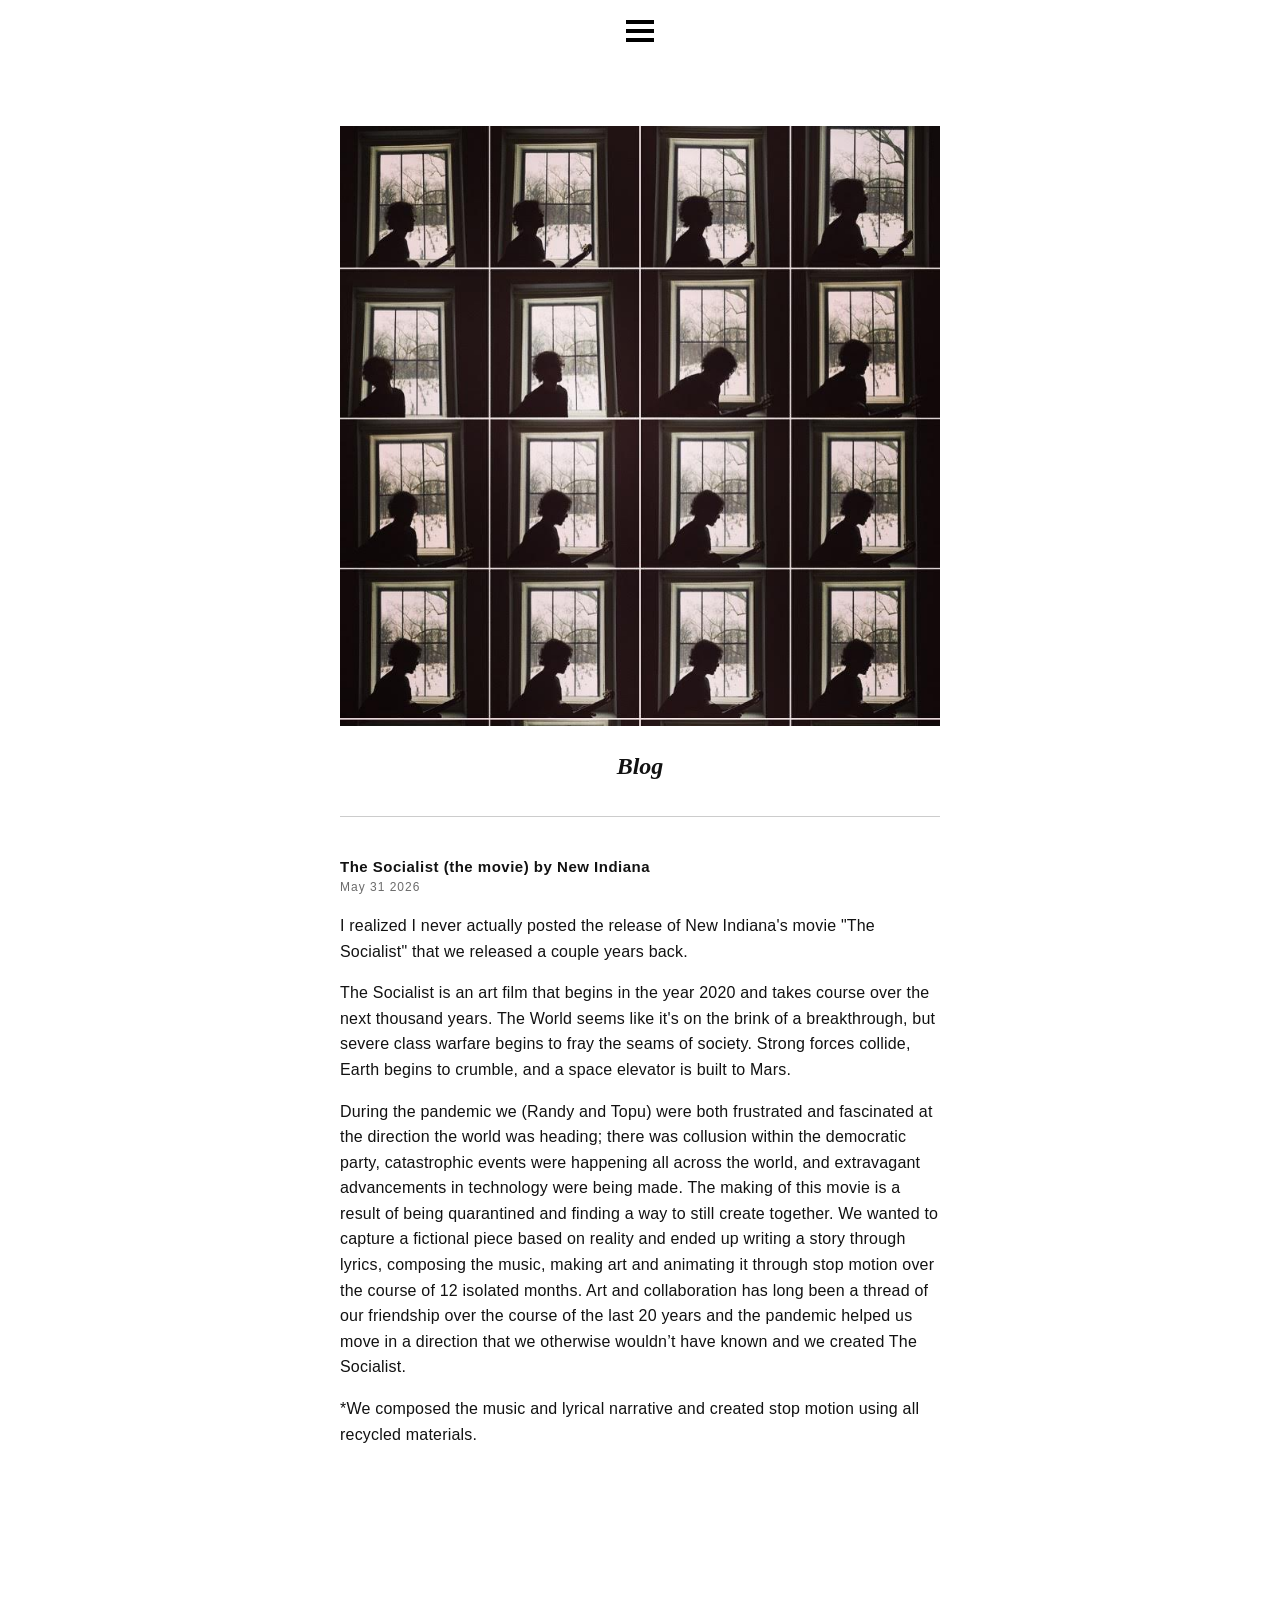
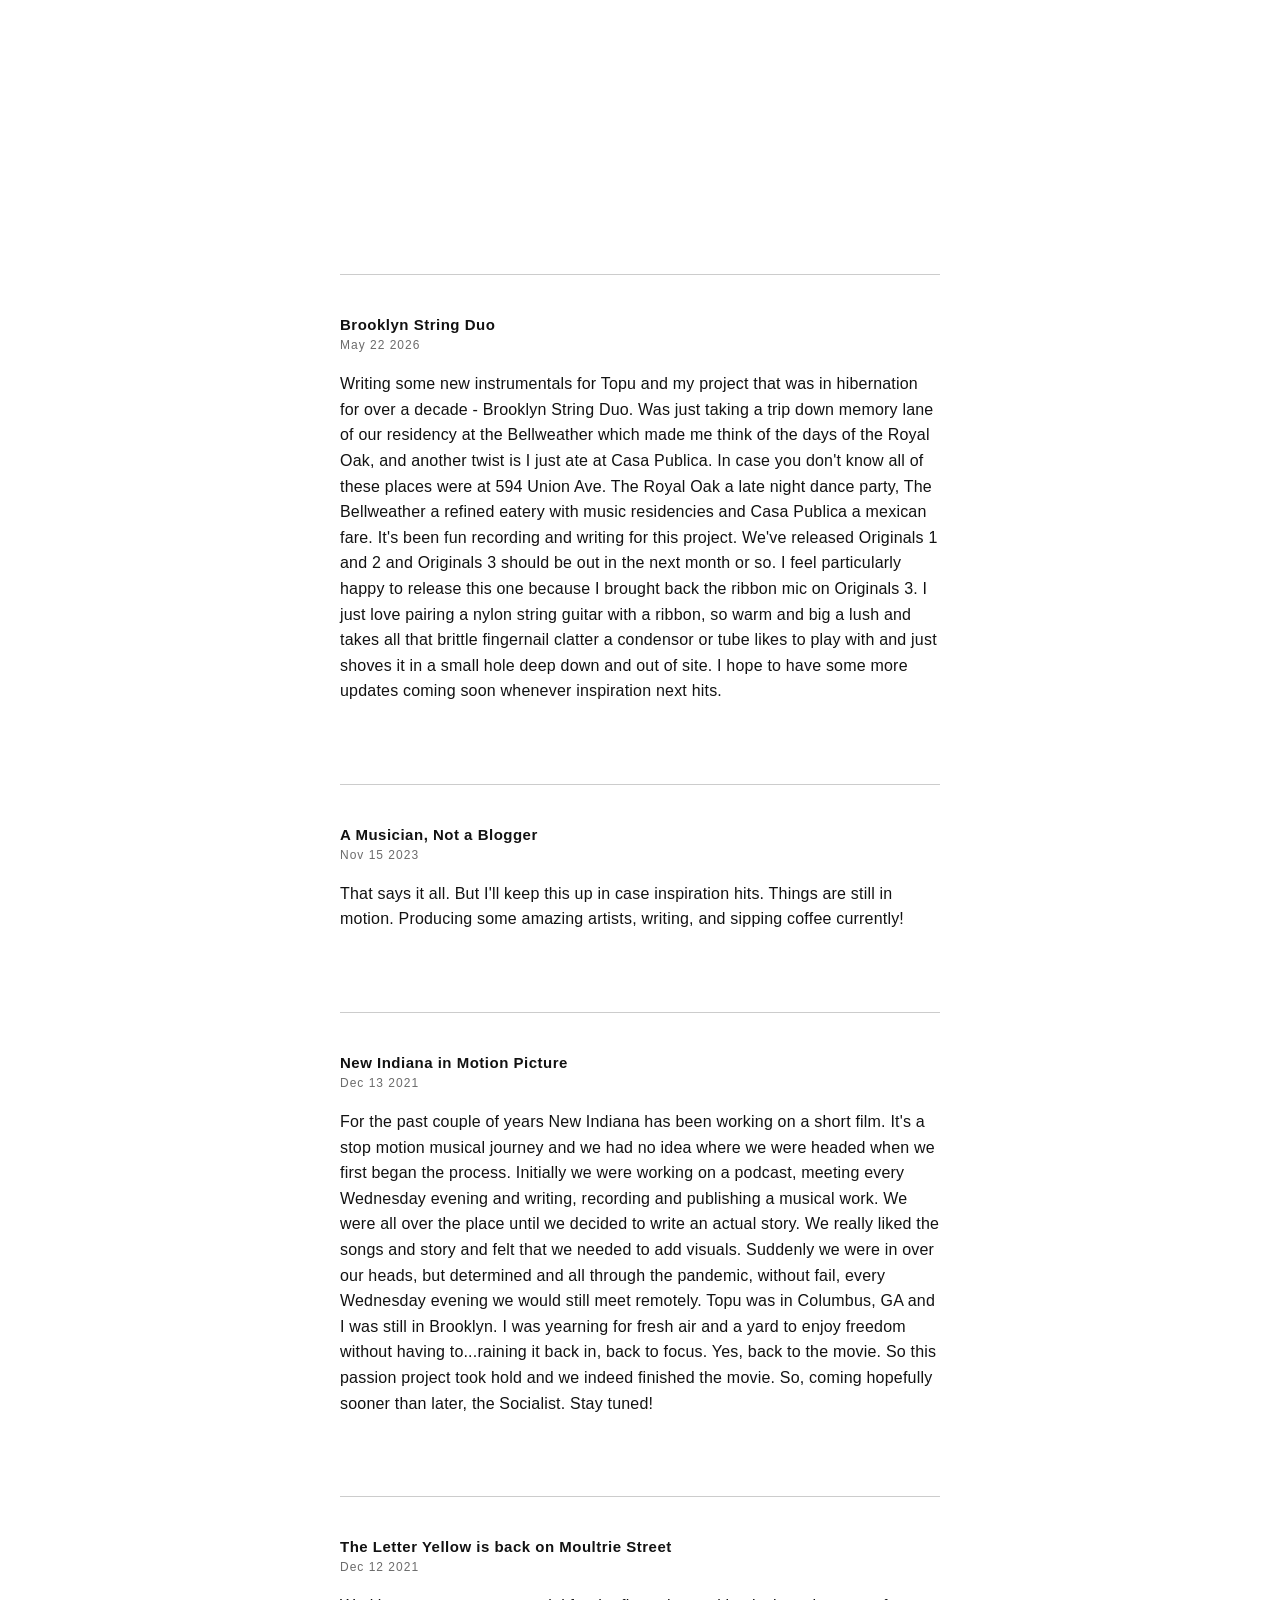
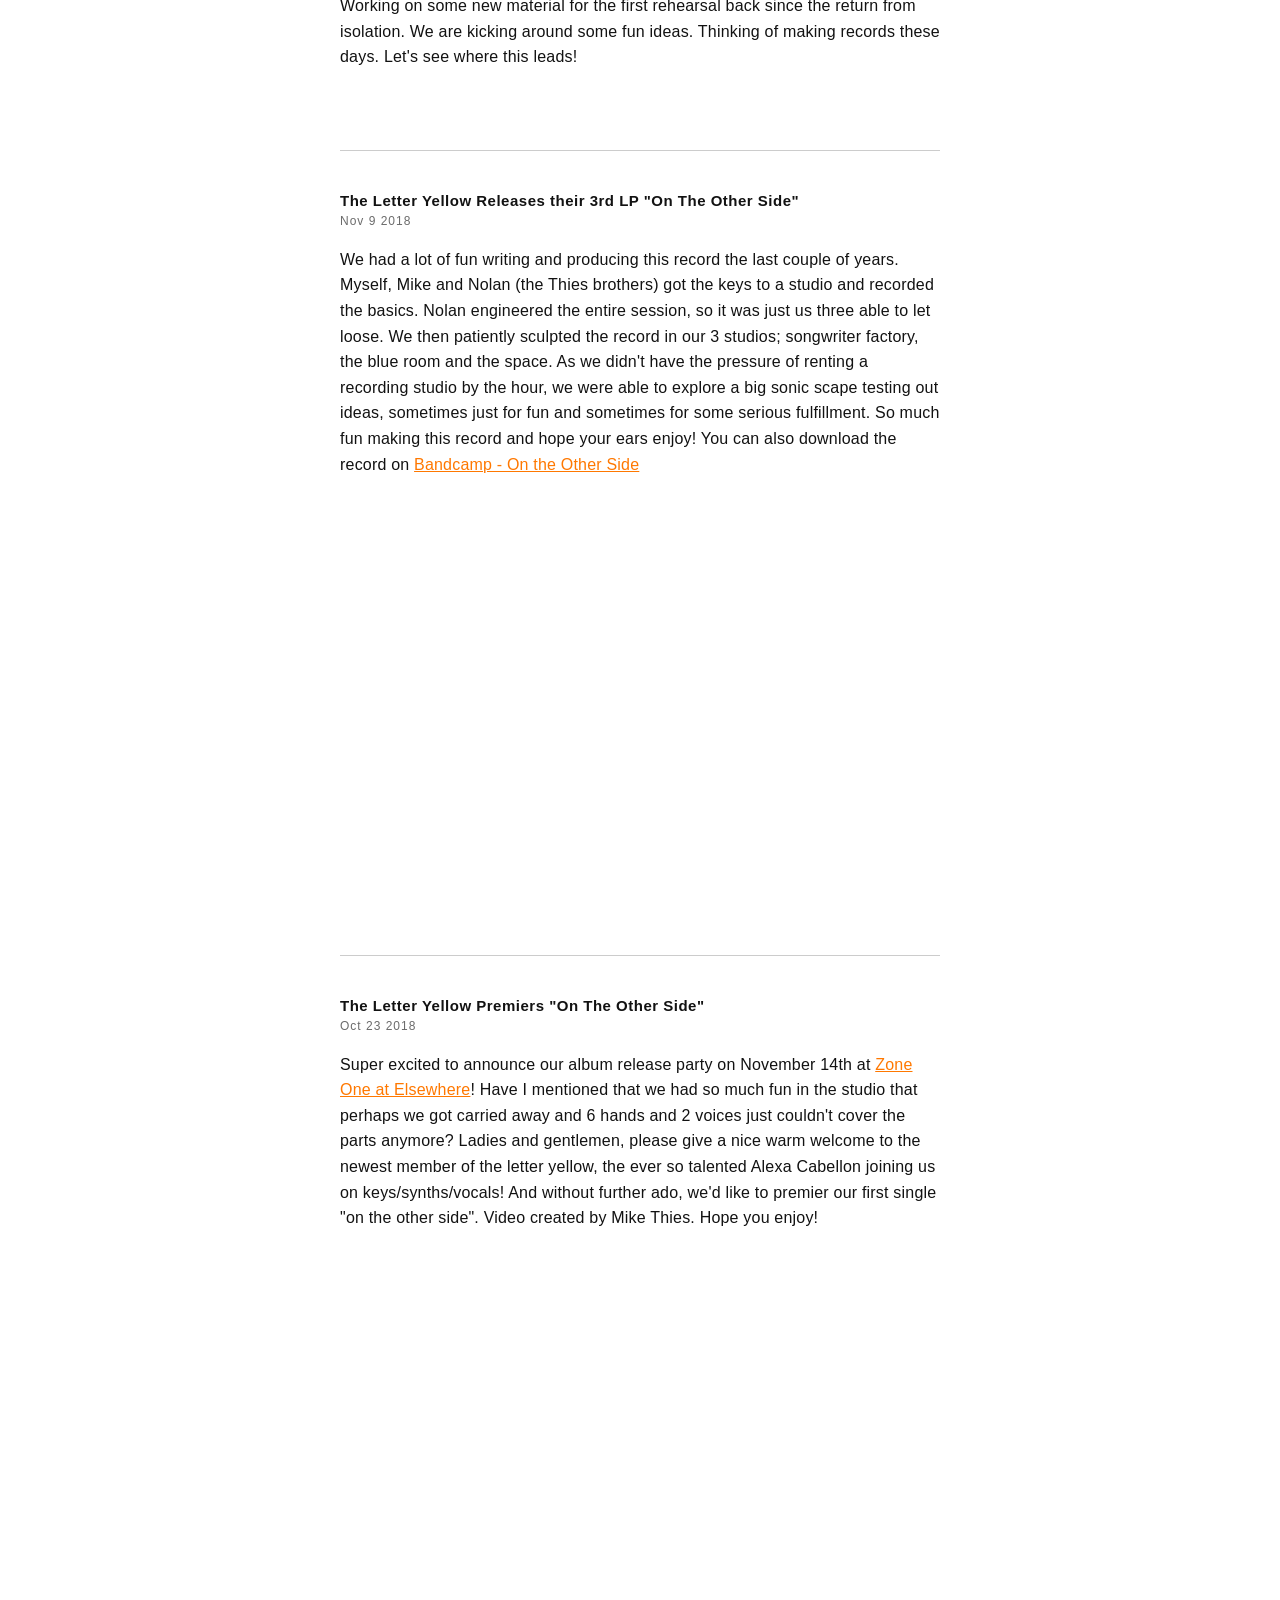
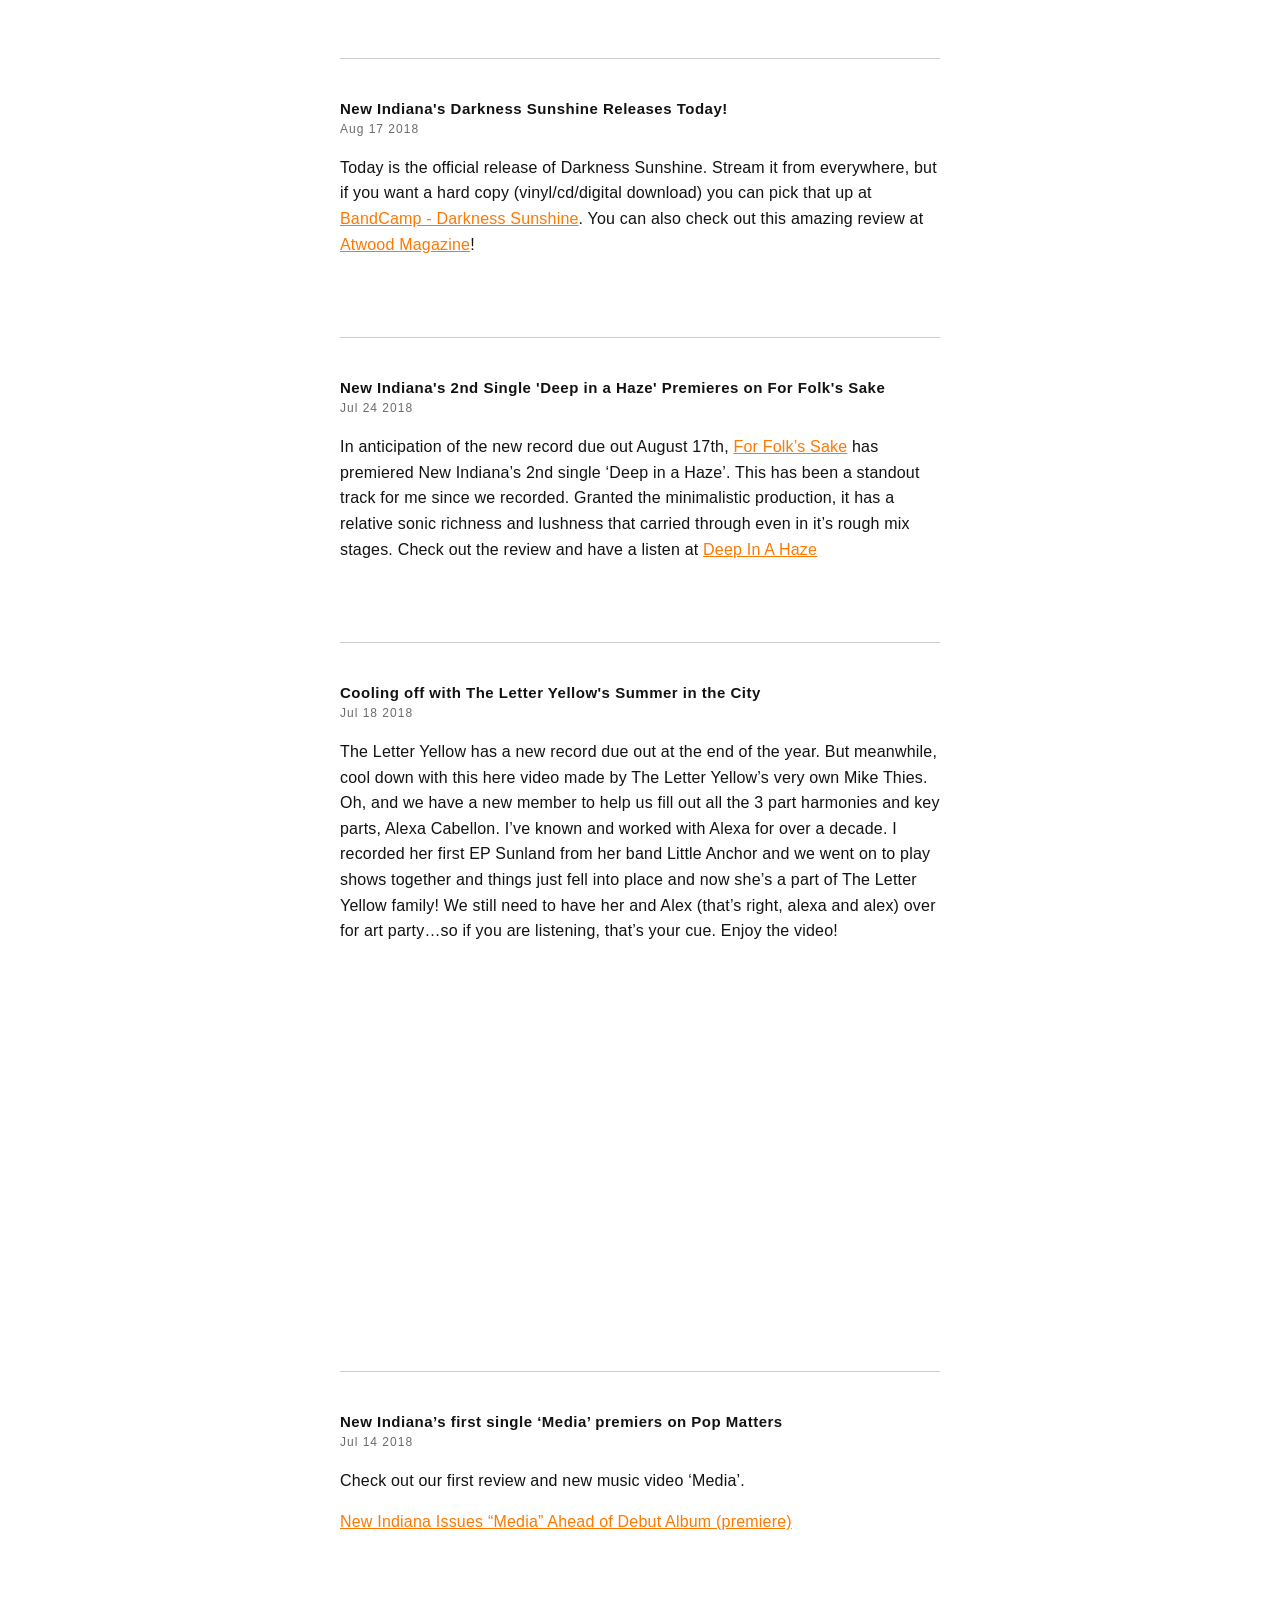
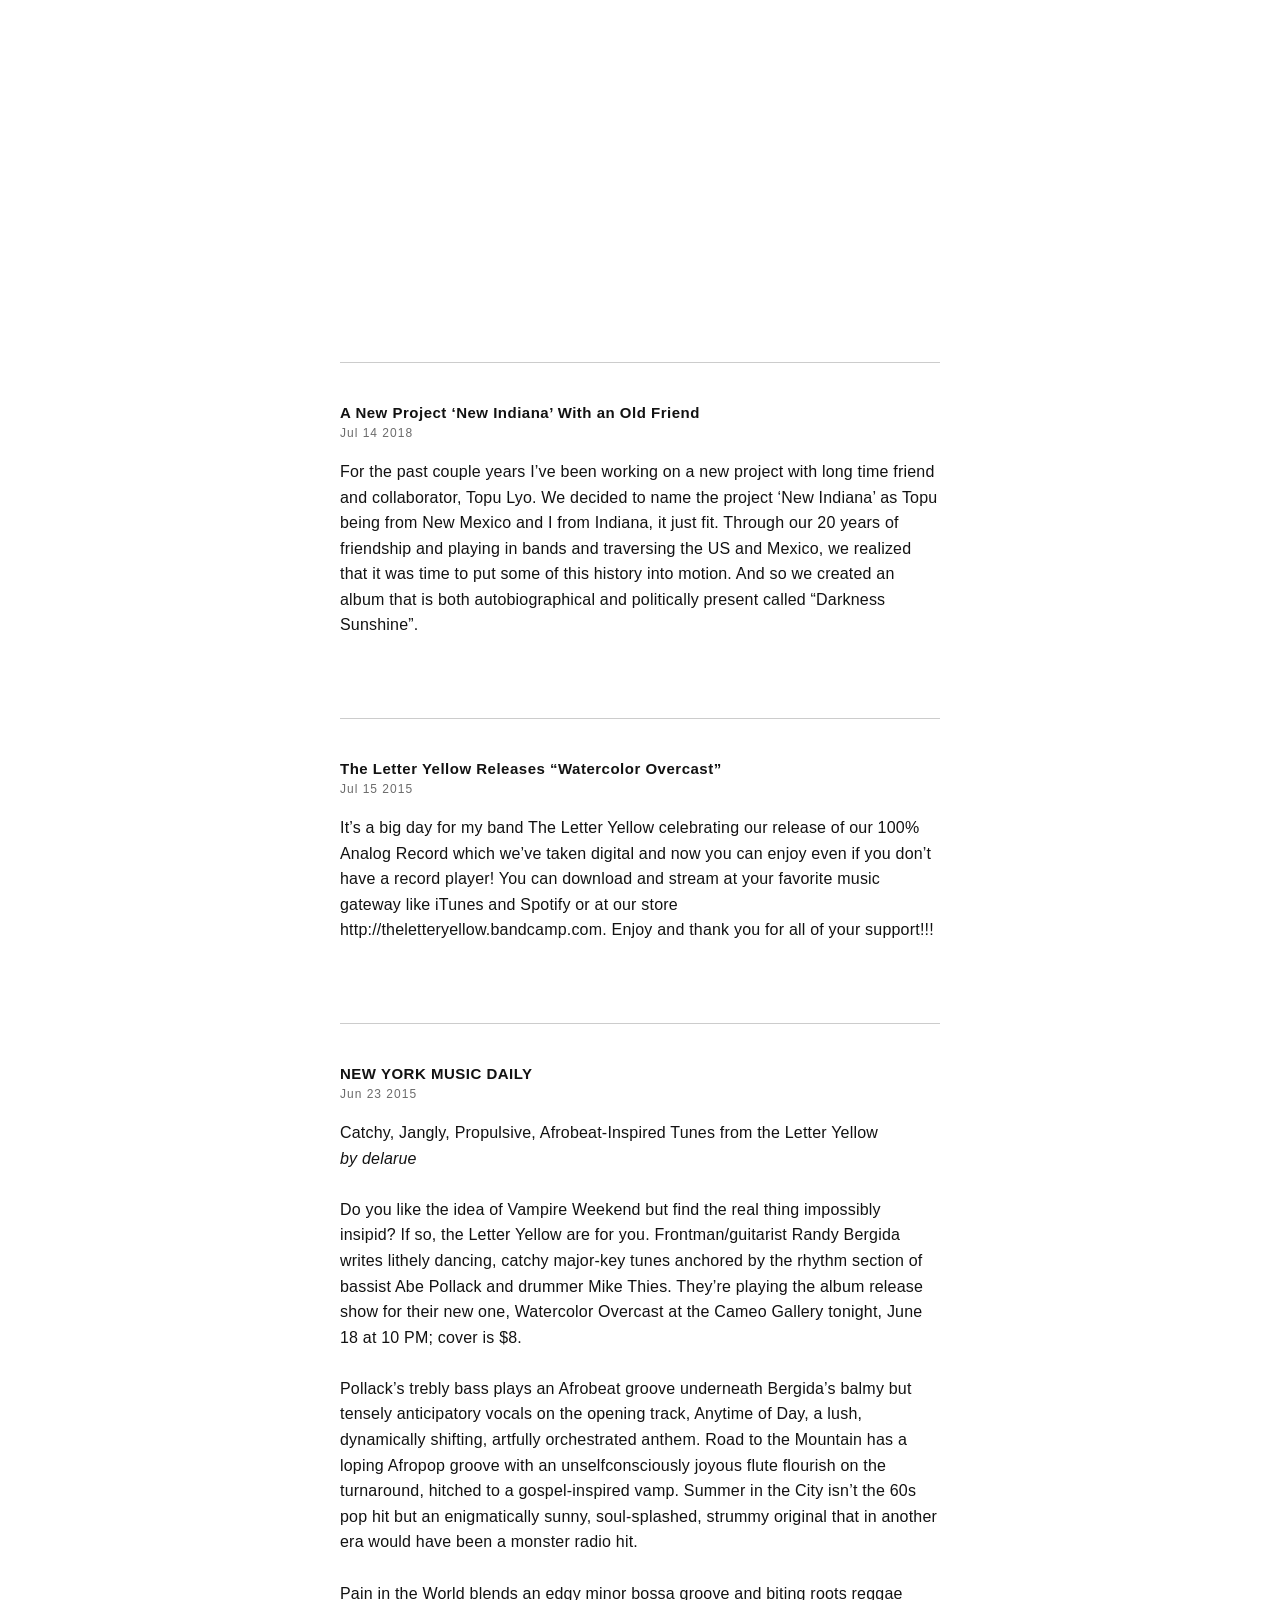
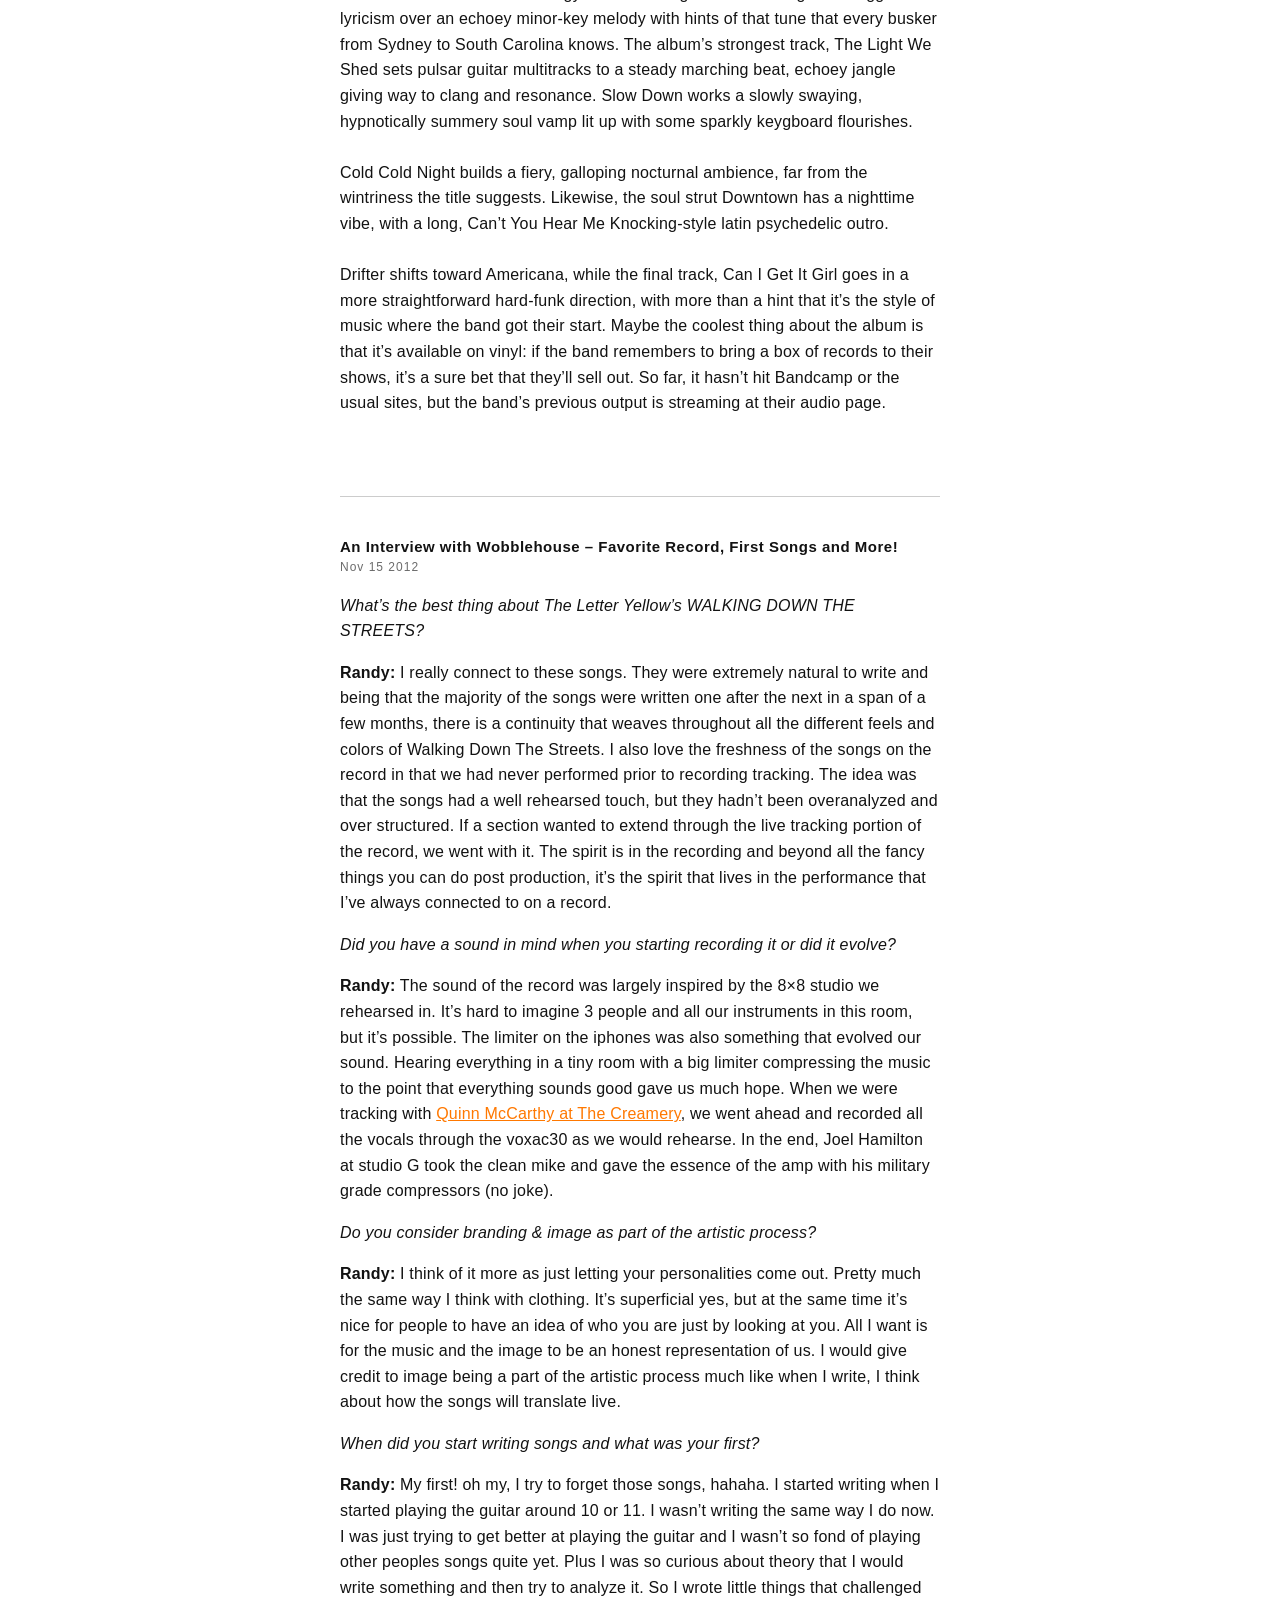
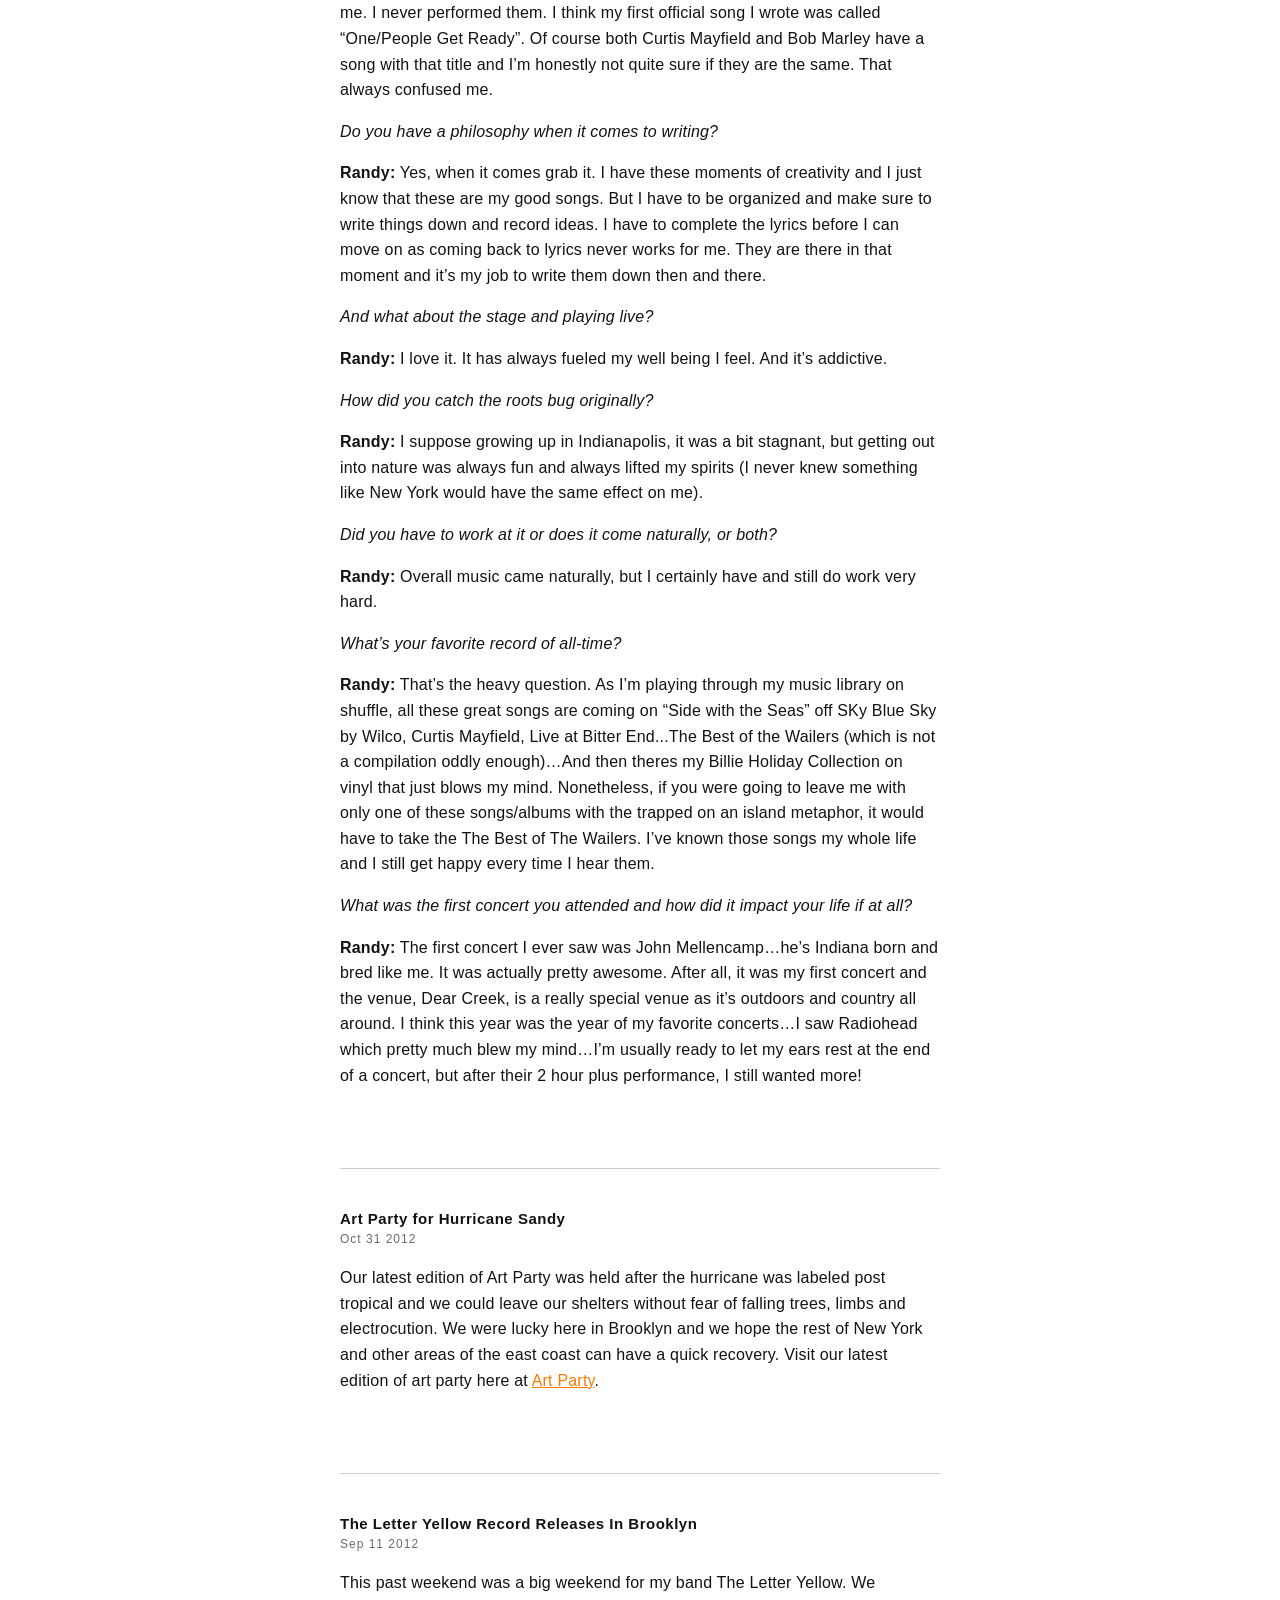
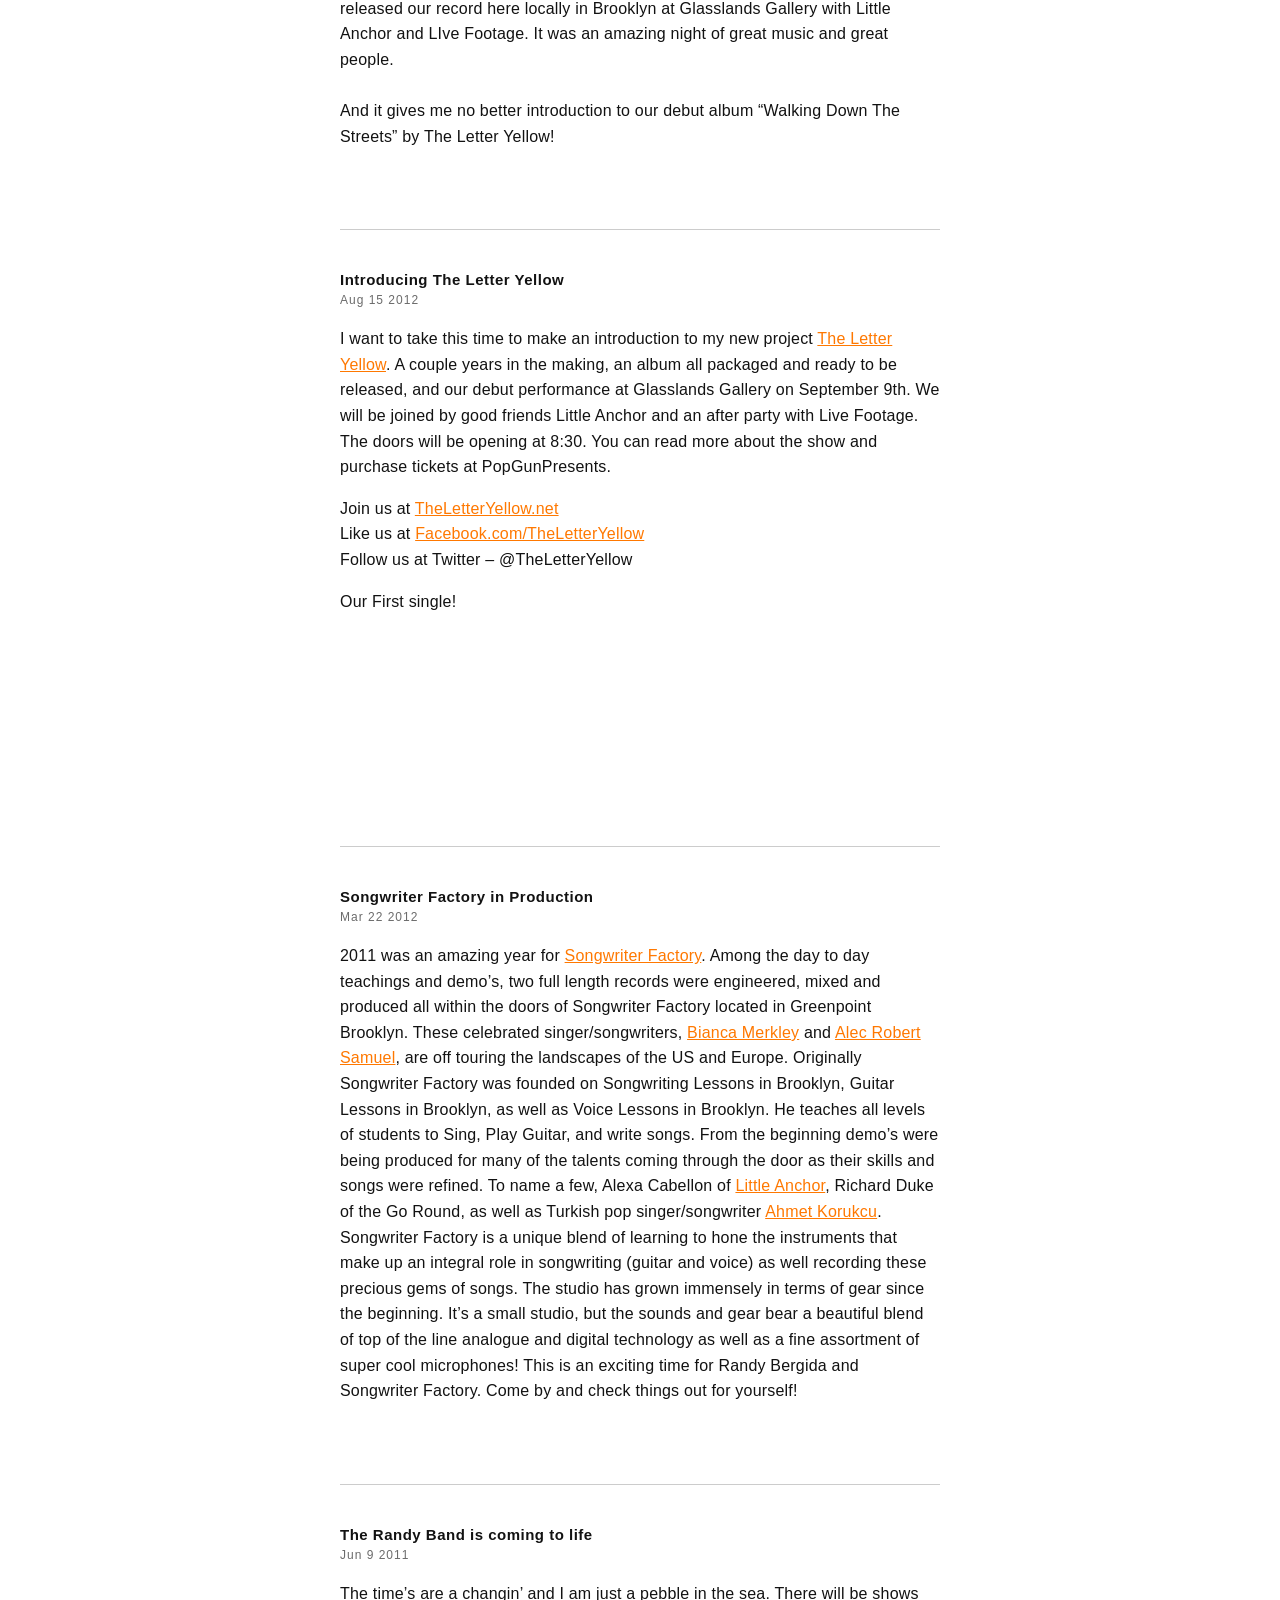
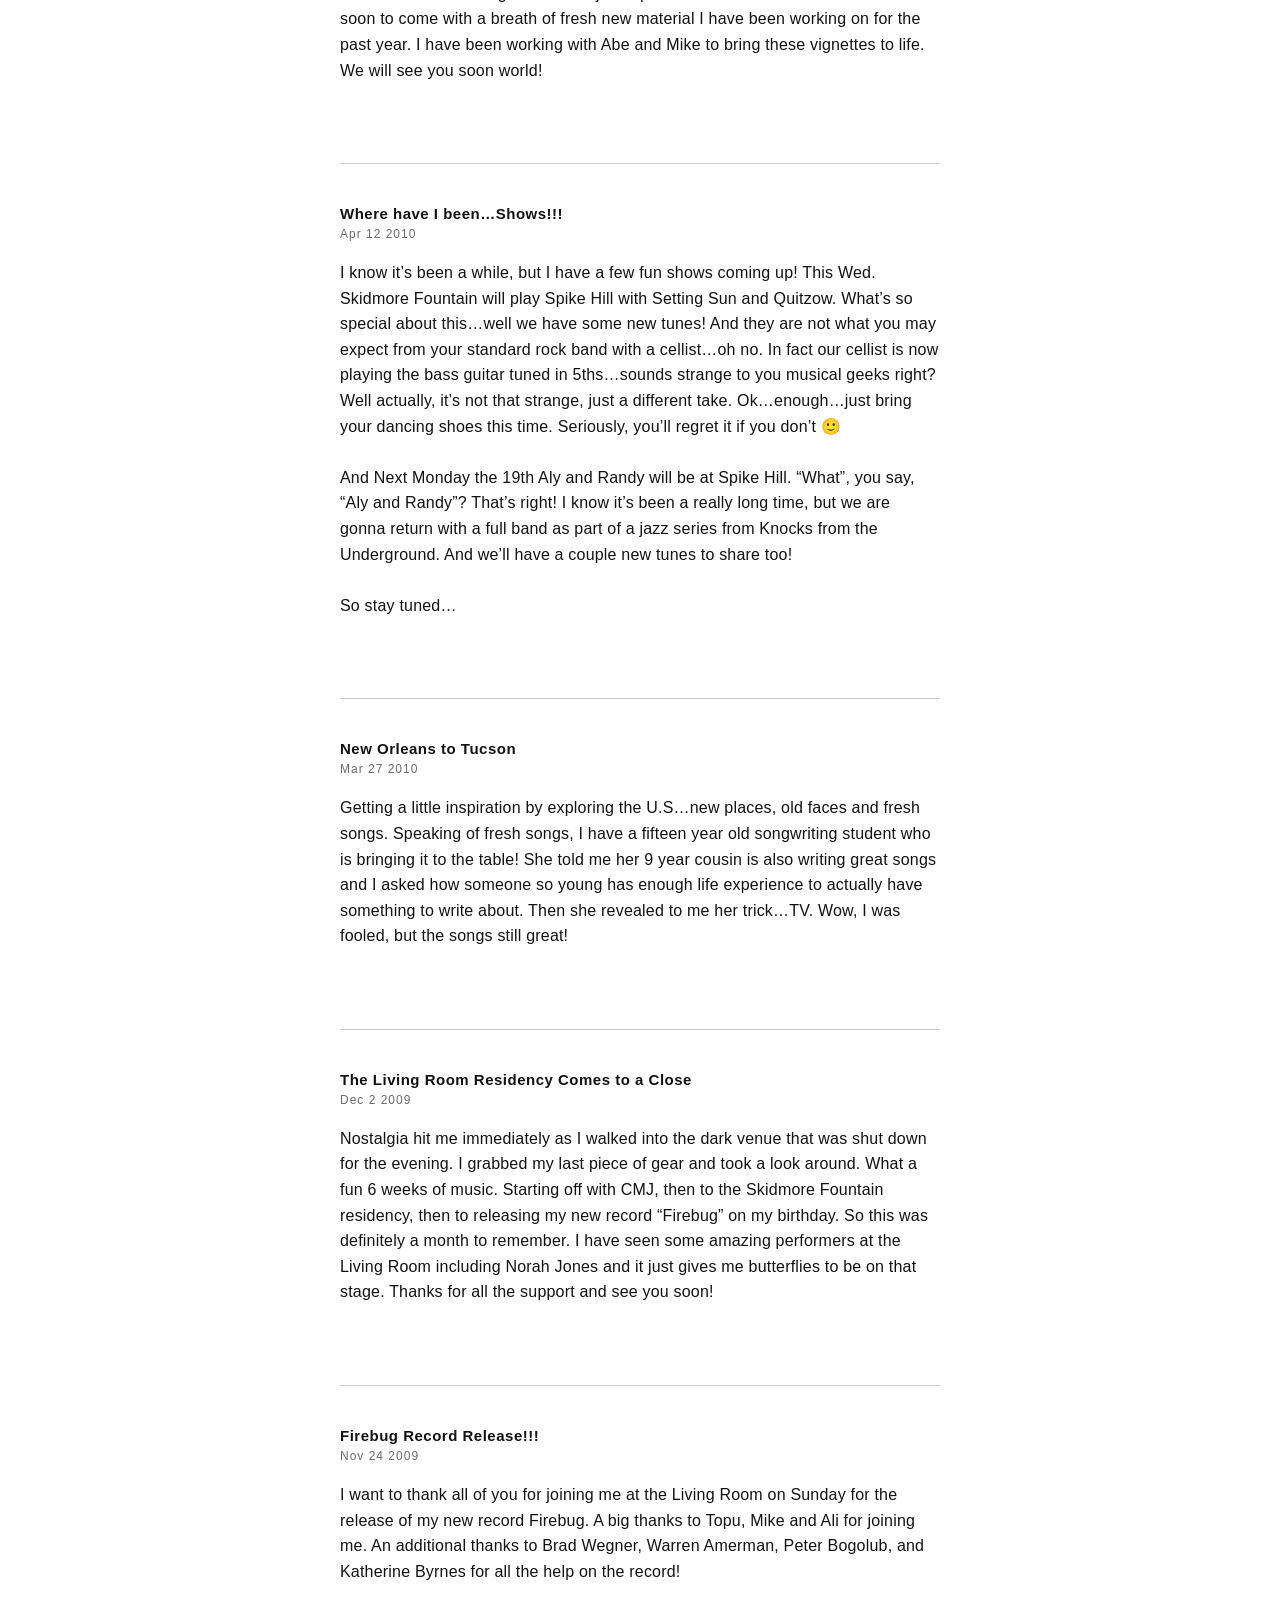
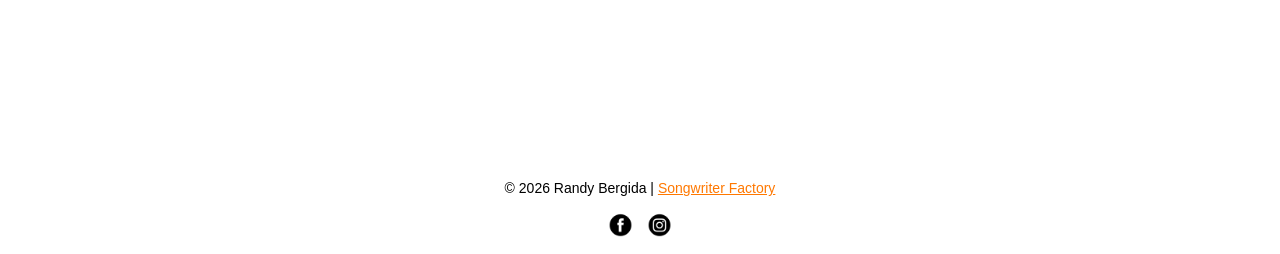
<file: index.html>
<!DOCTYPE html>
<html lang="en">

<head>
	<meta charset="utf-8">
	<title>Randy Bergida | Songwriter & Producer</title>
	<meta name="description" content="Randy Bergida is a Brooklyn-based songwriter, musician, and producer. Explore over two decades of original records, current projects, and studio services.">
	<link rel="stylesheet" type="text/css" href="style.css">
	<meta name="viewport" content="width=device-width, initial-scale=1" />
	<link rel="icon" href="image/fav.png">

<script type="application/ld+json">
{
  "@context": "https://schema.org",
  "@type": "Blog",
  "name": "Randy Bergida | Songwriter & Producer",
  "description": "Randy Bergida is a Brooklyn-based songwriter, musician, and producer. Explore over two decades of original records, current projects, and studio services."
}
</script>
	
</head>

<body>

	<header class="mainheader">
<input class="burger-check" id="burger-check" type="checkbox"><label for="burger-check" class="burger"></label>
<nav id="navigation1" class="navigation">
  <ul>
    <li><a href="/">Home</a></li>
    <li><a href="/bio">Bio</a></li>
    <li><a href="/disco">Discography</a></li>
	<li><a href="/musicvideos">Music Videos</a></li>
    <li><a href="/projects">Projects</a></li>
    <li><a href="/contact">Contact</a></li>
  </ul>
</nav>
</header>

<div class="maincontent">
	<div class="topcontent">
		<img src="image/01.jpg">	
	</div>	
	<div class="bottomcontent">
    <h1>Blog</h1>
    <hr>

	 <article>
        <h3>The Socialist (the movie) by New Indiana</h3>
        <h4><time datetime="2026-05-31">May 31 2026</time></h4>
        <p>I realized I never actually posted the release of New Indiana's movie "The Socialist" that we released a couple years back.</p>
		 <p>The Socialist is an art film that begins in the year 2020 and takes course over the next thousand years. The World seems like it's on the brink of a breakthrough, but severe class warfare begins to fray the seams of society. Strong forces collide, Earth begins to crumble, and a space elevator is built to Mars.
<p>
During the pandemic we (Randy and Topu) were both frustrated and fascinated at the direction the world was heading; there was collusion within the democratic party, catastrophic events were happening all across the world, and extravagant advancements in technology were being made. The making of this movie is a result of being quarantined and finding a way to still create together. We wanted to capture a fictional piece based on reality and ended up writing a story through lyrics, composing the music, making art and animating it through stop motion over the course of 12 isolated months. Art and collaboration has long been a thread of our friendship over the course of the last 20 years and the pandemic helped us move in a direction that we otherwise wouldn’t have known and we created The Socialist.
</p>
<p>*We composed the music and lyrical narrative and created stop motion using all recycled materials.</p>
		 <iframe width="560" height="315" src="https://www.youtube.com/embed/riEKZBkuYWI?si=JgP3-eP0S-dVGv-4" title="YouTube video player" frameborder="0" allow="accelerometer; autoplay; clipboard-write; encrypted-media; gyroscope; picture-in-picture; web-share" referrerpolicy="strict-origin-when-cross-origin" allowfullscreen></iframe>
    </article>

	<hr>
    <article>
        <h3>Brooklyn String Duo</h3>
        <h4><time datetime="2026-05-22">May 22 2026</time></h4>
        <p>Writing some new instrumentals for Topu and my project that was in hibernation for over a decade - Brooklyn String Duo. Was just taking a trip down memory lane of our residency at the Bellweather which made me think of the days of the Royal Oak, and another twist is I just ate at Casa Publica. In case you don't know all of these places were at 594 Union Ave. The Royal Oak a late night dance party, The Bellweather a refined eatery with music residencies and Casa Publica a mexican fare. It's been fun recording and writing for this project. We've released Originals 1 and 2 and Originals 3 should be out in the next month or so. I feel particularly happy to release this one because I brought back the ribbon mic on Originals 3. I just love pairing a nylon string guitar with a ribbon, so warm and big a lush and takes all that brittle fingernail clatter a condensor or tube likes to play with and just shoves it in a small hole deep down and out of site. I hope to have some more updates coming soon whenever inspiration next hits.</p>
    </article>
		
	<hr>
    <article>
        <h3>A Musician, Not a Blogger</h3>
        <h4><time datetime="2023-11-15">Nov 15 2023</time></h4>
        <p>That says it all. But I'll keep this up in case inspiration hits. Things are still in motion. Producing some amazing artists, writing, and sipping coffee currently!</p>
    </article>
		
	<hr>
    <article>
        <h3>New Indiana in Motion Picture</h3>
        <h4><time datetime="2021-12-13">Dec 13 2021</time></h4>
        <p>For the past couple of years New Indiana has been working on a short film. It's a stop motion musical journey and we had no idea where we were headed when we first began the process. Initially we were working on a podcast, meeting every Wednesday evening and writing, recording and publishing a musical work. We were all over the place until we decided to write an actual story. We really liked the songs and story and felt that we needed to add visuals. Suddenly we were in over our heads, but determined and all through the pandemic, without fail, every Wednesday evening we would still meet remotely. Topu was in Columbus, GA and I was still in Brooklyn. I was yearning for fresh air and a yard to enjoy freedom without having to...raining it back in, back to focus. Yes, back to the movie. So this passion project took hold and we indeed finished the movie. So, coming hopefully sooner than later, the Socialist. Stay tuned!</p>
    </article>
		
	<hr>
    <article>
        <h3>The Letter Yellow is back on Moultrie Street</h3>
        <h4><time datetime="2021-12-12">Dec 12 2021</time></h4>
        <p>Working on some new material for the first rehearsal back since the return from isolation. We are kicking around some fun ideas. Thinking of making records these days. Let's see where this leads!</p>
    </article>
		
	<hr>
    <article>
        <h3>The Letter Yellow Releases their 3rd LP "On The Other Side"</h3>
        <h4><time datetime="2018-11-09">Nov 9 2018</time></h4>
        <p>We had a lot of fun writing and producing this record the last couple of years. Myself, Mike and Nolan (the Thies brothers) got the keys to a studio and recorded the basics. Nolan engineered the entire session, so it was just us three able to let loose. We then patiently sculpted the record in our 3 studios; songwriter factory, the blue room and the space. As we didn't have the pressure of renting a recording studio by the hour, we were able to explore a big sonic scape testing out ideas, sometimes just for fun and sometimes for some serious fulfillment. So much fun making this record and hope your ears enjoy! You can also download the record on <a href="http://theletteryellow.bandcamp.com/album/on-the-other-side">Bandcamp - On the Other Side</a><br><iframe src="https://open.spotify.com/embed/album/3FUCLShx3t7tob8Zzl1gBq" width="300" height="380" frameborder="0" allowtransparency="true" allow="encrypted-media"></iframe><br></p>
    </article>
		
	<hr>
    <article>
        <h3>The Letter Yellow Premiers "On The Other Side"</h3>
        <h4><time datetime="2018-10-23">Oct 23 2018</time></h4>
        <p>Super excited to announce our album release party on November 14th at <a href=" https://www.elsewherebrooklyn.com/events/2018-11-14-new-rose-record-release-the-letter-yellow-record-release/">Zone One at Elsewhere</a>! Have I mentioned that we had so much fun in the studio that perhaps we got carried away and 6 hands and 2 voices just couldn't cover the parts anymore? Ladies and gentlemen, please give a nice warm welcome to the newest member of the letter yellow, the ever so talented Alexa Cabellon joining us on keys/synths/vocals! And without further ado, we'd like to premier our first single "on the other side". Video created by Mike Thies. Hope you enjoy! <br></p>
        <iframe width="560" height="315" src="https://www.youtube.com/embed/nRBDWA-RleE" frameborder="0" allow="autoplay; encrypted-media" allowfullscreen></iframe>
    </article>

    <hr>
    <article>
        <h3>New Indiana's Darkness Sunshine Releases Today!</h3>
        <h4><time datetime="2018-08-17">Aug 17 2018</time></h4>
        <p>Today is the official release of Darkness Sunshine. Stream it from everywhere, but if you want a hard copy (vinyl/cd/digital download) you can pick that up at <a href="https://newindiana.bandcamp.com/album/darkness-sunshine">BandCamp - Darkness Sunshine</a>. You can also check out this amazing review at <a href="http://atwoodmagazine.com/nids-new-indiana-darkness-sunshine-album/">Atwood Magazine</a>!<br></p>
    </article>

    <hr>
    <article>
        <h3>New Indiana's 2nd Single 'Deep in a Haze' Premieres on For Folk's Sake</h3>
        <h4><time datetime="2018-07-24">Jul 24 2018</time></h4>
        <p>In anticipation of the new record due out August 17th, <a href="http://www.forfolkssake.com/news/37367/premiere-new-indiana-deep-in-a-haze">For Folk’s Sake</a> has premiered New Indiana’s 2nd single ‘Deep in a Haze’. This has been a standout track for me since we recorded. Granted the minimalistic production, it has a relative sonic richness and lushness that carried through even in it’s rough mix stages. Check out the review and have a listen at <a href="http://www.forfolkssake.com/news/37367/premiere-new-indiana-deep-in-a-haze">Deep In A Haze</a></p>
    </article>

    <hr>
    <article>
        <h3>Cooling off with The Letter Yellow's Summer in the City</h3>
        <h4><time datetime="2018-07-18">Jul 18 2018</time></h4>
        <p>The Letter Yellow has a new record due out at the end of the year. But meanwhile, cool down with this here video made by The Letter Yellow’s very own Mike Thies. Oh, and we have a new member to help us fill out all the 3 part harmonies and key parts, Alexa Cabellon. I’ve known and worked with Alexa for over a decade. I recorded her first EP Sunland from her band Little Anchor and we went on to play shows together and things just fell into place and now she’s a part of The Letter Yellow family! We still need to have her and Alex (that’s right, alexa and alex) over for art party…so if you are listening, that’s your cue. Enjoy the video!</p>
        <iframe id="Media" width="560" height="315" src="https://www.youtube.com/embed/S7ZkH_V5z9s?ecver=2" frameborder="0" allowfullscreen></iframe>
    </article>

    <hr>
    <article>
        <h3>New Indiana’s first single ‘Media’ premiers on Pop Matters</h3>
        <h4><time datetime="2018-07-14">Jul 14 2018</time></h4>
        <p>Check out our first review and new music video ‘Media’.</p>
		<p><a href="https://www.popmatters.com/new-indiana-media-premiere-2580029505.html">New Indiana Issues “Media” Ahead of Debut Album (premiere)</a></p>
        <iframe id="Media" width="560" height="315" src="https://www.youtube.com/embed/7PZiNU-yugo" frameborder="0" allowfullscreen></iframe>
    </article>

    <hr>
    <article>
        <h3>A New Project ‘New Indiana’ With an Old Friend</h3>
        <h4><time datetime="2018-07-14">Jul 14 2018</time></h4>
        <p>For the past couple years I’ve been working on a new project with long time friend and collaborator, Topu Lyo. We decided to name the project ‘New Indiana’ as Topu being from New Mexico and I from Indiana, it just fit. Through our 20 years of friendship and playing in bands and traversing the US and Mexico, we realized that it was time to put some of this history into motion. And so we created an album that is both autobiographical and politically present called “Darkness Sunshine”.</p>
    </article>

    <hr>
    <article>
        <h3>The Letter Yellow Releases “Watercolor Overcast”</h3>
        <h4><time datetime="2015-07-15">Jul 15 2015</time></h4>
        <p>It’s a big day for my band The Letter Yellow celebrating our release of our 100% Analog Record which we’ve taken digital and now you can enjoy even if you don’t have a record player! You can download and stream at your favorite music gateway like iTunes and Spotify or at our store http://theletteryellow.bandcamp.com. Enjoy and thank you for all of your support!!!</p>
    </article>

    <hr>
    <article>
        <h3>NEW YORK MUSIC DAILY</h3>
        <h4><time datetime="2015-06-23">Jun 23 2015</time></h4>
        <p>Catchy, Jangly, Propulsive, Afrobeat-Inspired Tunes from the Letter Yellow
        <BR><i>by delarue</i><BR><BR>
        Do you like the idea of Vampire Weekend but find the real thing impossibly insipid? If so, the Letter Yellow are for you. Frontman/guitarist Randy Bergida writes lithely dancing, catchy major-key tunes anchored by the rhythm section of bassist Abe Pollack and drummer Mike Thies. They’re playing the album release show for their new one, Watercolor Overcast at the Cameo Gallery tonight, June 18 at 10 PM; cover is $8.<BR><BR>
        Pollack’s trebly bass plays an Afrobeat groove underneath Bergida’s balmy but tensely anticipatory vocals on the opening track, Anytime of Day, a lush, dynamically shifting, artfully orchestrated anthem. Road to the Mountain has a loping Afropop groove with an unselfconsciously joyous flute flourish on the turnaround, hitched to a gospel-inspired vamp. Summer in the City isn’t the 60s pop hit but an enigmatically sunny, soul-splashed, strummy original that in another era would have been a monster radio hit.<BR><BR>
        Pain in the World blends an edgy minor bossa groove and biting roots reggae lyricism over an echoey minor-key melody with hints of that tune that every busker from Sydney to South Carolina knows. The album’s strongest track, The Light We Shed sets pulsar guitar multitracks to a steady marching beat, echoey jangle giving way to clang and resonance. Slow Down works a slowly swaying, hypnotically summery soul vamp lit up with some sparkly keygboard flourishes.<BR><BR>
        Cold Cold Night builds a fiery, galloping nocturnal ambience, far from the wintriness the title suggests. Likewise, the soul strut Downtown has a nighttime vibe, with a long, Can’t You Hear Me Knocking-style latin psychedelic outro.<BR><BR>
        Drifter shifts toward Americana, while the final track, Can I Get It Girl goes in a more straightforward hard-funk direction, with more than a hint that it’s the style of music where the band got their start. Maybe the coolest thing about the album is that it’s available on vinyl: if the band remembers to bring a box of records to their shows, it’s a sure bet that they’ll sell out. So far, it hasn’t hit Bandcamp or the usual sites, but the band’s previous output is streaming at their audio page.</p>
    </article>

	<hr>
    <article>
    <h3>An Interview with Wobblehouse – Favorite Record, First Songs and More!</h3>
    <h4><time datetime="2012-11-15">Nov 15 2012</time></h4>
    
    <p><em>What’s the best thing about The Letter Yellow’s WALKING DOWN THE STREETS?</em></p>
    <p><strong>Randy:</strong> I really connect to these songs. They were extremely natural to write and being that the majority of the songs were written one after the next in a span of a few months, there is a continuity that weaves throughout all the different feels and colors of Walking Down The Streets. I also love the freshness of the songs on the record in that we had never performed prior to recording tracking. The idea was that the songs had a well rehearsed touch, but they hadn’t been overanalyzed and over structured. If a section wanted to extend through the live tracking portion of the record, we went with it. The spirit is in the recording and beyond all the fancy things you can do post production, it’s the spirit that lives in the performance that I’ve always connected to on a record.</p>
    
    <p><em>Did you have a sound in mind when you starting recording it or did it evolve?</em></p>
    <p><strong>Randy:</strong> The sound of the record was largely inspired by the 8×8 studio we rehearsed in. It’s hard to imagine 3 people and all our instruments in this room, but it’s possible. The limiter on the iphones was also something that evolved our sound. Hearing everything in a tiny room with a big limiter compressing the music to the point that everything sounds good gave us much hope. When we were tracking with <a href="http://www.thecreamerystudio.com/">Quinn McCarthy at The Creamery</a>, we went ahead and recorded all the vocals through the voxac30 as we would rehearse. In the end, Joel Hamilton at studio G took the clean mike and gave the essence of the amp with his military grade compressors (no joke).</p>
    
    <p><em>Do you consider branding & image as part of the artistic process?</em></p>
    <p><strong>Randy:</strong> I think of it more as just letting your personalities come out. Pretty much the same way I think with clothing. It’s superficial yes, but at the same time it’s nice for people to have an idea of who you are just by looking at you. All I want is for the music and the image to be an honest representation of us. I would give credit to image being a part of the artistic process much like when I write, I think about how the songs will translate live.</p>
    
    <p><em>When did you start writing songs and what was your first?</em></p>
    <p><strong>Randy:</strong> My first! oh my, I try to forget those songs, hahaha. I started writing when I started playing the guitar around 10 or 11. I wasn’t writing the same way I do now. I was just trying to get better at playing the guitar and I wasn’t so fond of playing other peoples songs quite yet. Plus I was so curious about theory that I would write something and then try to analyze it. So I wrote little things that challenged me. I never performed them. I think my first official song I wrote was called “One/People Get Ready”. Of course both Curtis Mayfield and Bob Marley have a song with that title and I’m honestly not quite sure if they are the same. That always confused me.</p>
    
    <p><em>Do you have a philosophy when it comes to writing?</em></p>
    <p><strong>Randy:</strong> Yes, when it comes grab it. I have these moments of creativity and I just know that these are my good songs. But I have to be organized and make sure to write things down and record ideas. I have to complete the lyrics before I can move on as coming back to lyrics never works for me. They are there in that moment and it’s my job to write them down then and there.</p>
    
    <p><em>And what about the stage and playing live?</em></p>
    <p><strong>Randy:</strong> I love it. It has always fueled my well being I feel. And it’s addictive.</p>
    
    <p><em>How did you catch the roots bug originally?</em></p>
    <p><strong>Randy:</strong> I suppose growing up in Indianapolis, it was a bit stagnant, but getting out into nature was always fun and always lifted my spirits (I never knew something like New York would have the same effect on me).</p>
    
    <p><em>Did you have to work at it or does it come naturally, or both?</em></p>
    <p><strong>Randy:</strong> Overall music came naturally, but I certainly have and still do work very hard.</p>
    
    <p><em>What’s your favorite record of all-time?</em></p>
    <p><strong>Randy:</strong> That’s the heavy question. As I’m playing through my music library on shuffle, all these great songs are coming on “Side with the Seas” off SKy Blue Sky by Wilco, Curtis Mayfield, Live at Bitter End...The Best of the Wailers (which is not a compilation oddly enough)…And then theres my Billie Holiday Collection on vinyl that just blows my mind. Nonetheless, if you were going to leave me with only one of these songs/albums with the trapped on an island metaphor, it would have to take the The Best of The Wailers. I’ve known those songs my whole life and I still get happy every time I hear them.</p>
    
    <p><em>What was the first concert you attended and how did it impact your life if at all?</em></p>
    <p><strong>Randy:</strong> The first concert I ever saw was John Mellencamp…he’s Indiana born and bred like me. It was actually pretty awesome. After all, it was my first concert and the venue, Dear Creek, is a really special venue as it’s outdoors and country all around. I think this year was the year of my favorite concerts…I saw Radiohead which pretty much blew my mind…I’m usually ready to let my ears rest at the end of a concert, but after their 2 hour plus performance, I still wanted more!</p>
</article>

    <hr>
    <article>
        <h3>Art Party for Hurricane Sandy</h3>
        <h4><time datetime="2012-10-31">Oct 31 2012</time></h4>
        <p>Our latest edition of Art Party was held after the hurricane was labeled post tropical and we could leave our shelters without fear of falling trees, limbs and electrocution. We were lucky here in Brooklyn and we hope the rest of New York and other areas of the east coast can have a quick recovery. Visit our latest edition of art party here at <a href="http://theletteryellow.net/art_party.html">Art Party</a>.</p>
    </article>

    <hr>
    <article>
        <h3>The Letter Yellow Record Releases In Brooklyn</h3>
        <h4><time datetime="2012-09-11">Sep 11 2012</time></h4>
        <p>This past weekend was a big weekend for my band The Letter Yellow. We released our record here locally in Brooklyn at Glasslands Gallery with Little Anchor and LIve Footage. It was an amazing night of great music and great people.<BR><BR>
        And it gives me no better introduction to our debut album “Walking Down The Streets” by The Letter Yellow!</p>
    </article>

    <hr>
    <article>
        <h3>Introducing The Letter Yellow</h3>
        <h4><time datetime="2012-08-15">Aug 15 2012</time></h4>
        <p>I want to take this time to make an introduction to my new project <a href="http://www.theletteryellow.net/">The Letter Yellow</a>. A couple years in the making, an album all packaged and ready to be released, and our debut performance at Glasslands Gallery on September 9th. We will be joined by good friends Little Anchor and an after party with Live Footage. The doors will be opening at 8:30. You can read more about the show and purchase tickets at PopGunPresents.</p>
        <p>Join us at <a href="http://www.theletteryellow.net/">TheLetterYellow.net</a><BR>
        Like us at <a href="https://www.facebook.com/theletteryellow/">Facebook.com/TheLetterYellow</a><BR>
        Follow us at Twitter – @TheLetterYellow</p>
        <p>Our First single!</p>
       <iframe style="border: 0; width: 100%; height: 120px;" src="https://bandcamp.com/EmbeddedPlayer/album=591098935/size=large/bgcol=ffffff/linkcol=0687f5/tracklist=false/artwork=small/track=3494672195/transparent=true/" seamless><a href="https://theletteryellow.bandcamp.com/album/walking-down-the-streets">Walking Down The Streets by The Letter Yellow</a></iframe>
    </article>

    <hr>
    <article>
        <h3>Songwriter Factory in Production</h3>
        <h4><time datetime="2012-03-22">Mar 22 2012</time></h4>
        <p>2011 was an amazing year for <a href="http://songwriterfactory.com/">Songwriter Factory</a>. Among the day to day teachings and demo’s, two full length records were engineered, mixed and produced all within the doors of Songwriter Factory located in Greenpoint Brooklyn. These celebrated singer/songwriters, <a href="https://www.biancamerkley.com/home">Bianca Merkley</a> and <a href="https://www.facebook.com/Alec-Robert-Samuel-274958499223569/">Alec Robert Samuel</a>, are off touring the landscapes of the US and Europe. Originally Songwriter Factory was founded on Songwriting Lessons in Brooklyn, Guitar Lessons in Brooklyn, as well as Voice Lessons in Brooklyn. He teaches all levels of students to Sing, Play Guitar, and write songs. From the beginning demo’s were being produced for many of the talents coming through the door as their skills and songs were refined. To name a few, Alexa Cabellon of <a href="https://www.facebook.com/littleanchor">Little Anchor</a>, Richard Duke of the Go Round, as well as Turkish pop singer/songwriter <a href="https://myspace.com/akorukcu">Ahmet Korukcu</a>. Songwriter Factory is a unique blend of learning to hone the instruments that make up an integral role in songwriting (guitar and voice) as well recording these precious gems of songs. The studio has grown immensely in terms of gear since the beginning. It’s a small studio, but the sounds and gear bear a beautiful blend of top of the line analogue and digital technology as well as a fine assortment of super cool microphones! This is an exciting time for Randy Bergida and Songwriter Factory. Come by and check things out for yourself!</p>
    </article>

    <hr>
    <article>
        <h3>The Randy Band is coming to life</h3>
        <h4><time datetime="2011-06-09">Jun 9 2011</time></h4>
        <p>The time’s are a changin’ and I am just a pebble in the sea. There will be shows soon to come with a breath of fresh new material I have been working on for the past year. I have been working with Abe and Mike to bring these vignettes to life. We will see you soon world!</p>
    </article>

    <hr>
    <article>
        <h3>Where have I been…Shows!!!</h3>
        <h4><time datetime="2010-04-12">Apr 12 2010</time></h4>
        <p>I know it’s been a while, but I have a few fun shows coming up! This Wed. Skidmore Fountain will play Spike Hill with Setting Sun and Quitzow. What’s so special about this…well we have some new tunes! And they are not what you may expect from your standard rock band with a cellist…oh no. In fact our cellist is now playing the bass guitar tuned in 5ths…sounds strange to you musical geeks right? Well actually, it’s not that strange, just a different take. Ok…enough…just bring your dancing shoes this time. Seriously, you’ll regret it if you don’t 🙂 <BR><BR>
        And Next Monday the 19th Aly and Randy will be at Spike Hill. “What”, you say, “Aly and Randy”? That’s right! I know it’s been a really long time, but we are gonna return with a full band as part of a jazz series from Knocks from the Underground. And we’ll have a couple new tunes to share too!<BR><BR>
        So stay tuned…</p>
    </article>

    <hr>
    <article>
        <h3>New Orleans to Tucson</h3>
        <h4><time datetime="2010-03-27">Mar 27 2010</time></h4>
        <p>Getting a little inspiration by exploring the U.S…new places, old faces and fresh songs. Speaking of fresh songs, I have a fifteen year old songwriting student who is bringing it to the table! She told me her 9 year cousin is also writing great songs and I asked how someone so young has enough life experience to actually have something to write about. Then she revealed to me her trick…TV. Wow, I was fooled, but the songs still great!</p>
    </article>

    <hr>
    <article>
        <h3>The Living Room Residency Comes to a Close</h3>
        <h4><time datetime="2009-12-02">Dec 2 2009</time></h4>
        <p>Nostalgia hit me immediately as I walked into the dark venue that was shut down for the evening. I grabbed my last piece of gear and took a look around. What a fun 6 weeks of music. Starting off with CMJ, then to the Skidmore Fountain residency, then to releasing my new record “Firebug” on my birthday. So this was definitely a month to remember. I have seen some amazing performers at the Living Room including Norah Jones and it just gives me butterflies to be on that stage. Thanks for all the support and see you soon!</p>
    </article>

    <hr>
    <article>
        <h3>Firebug Record Release!!!</h3>
        <h4><time datetime="2009-11-24">Nov 24 2009</time></h4>
        <p>I want to thank all of you for joining me at the Living Room on Sunday for the release of my new record Firebug. A big thanks to Topu, Mike and Ali for joining me. An additional thanks to Brad Wegner, Warren Amerman, Peter Bogolub, and Katherine Byrnes for all the help on the record!</p>
    </article>
</div>

<footer class="mainfooter">
			<p>&copy; 2026 Randy Bergida | <a href="https://songwriterfactory.com">Songwriter Factory</a></p>
			<a href="https://www.facebook.com/randybergida" class="facebook"><img src="image/facebook.png"></a>
			<a href="https://www.instagram.com/randybergida/?hl=en" class="facebook"><img src="image/instagram.png"></a>
</footer>

</body>

</html>
</file>
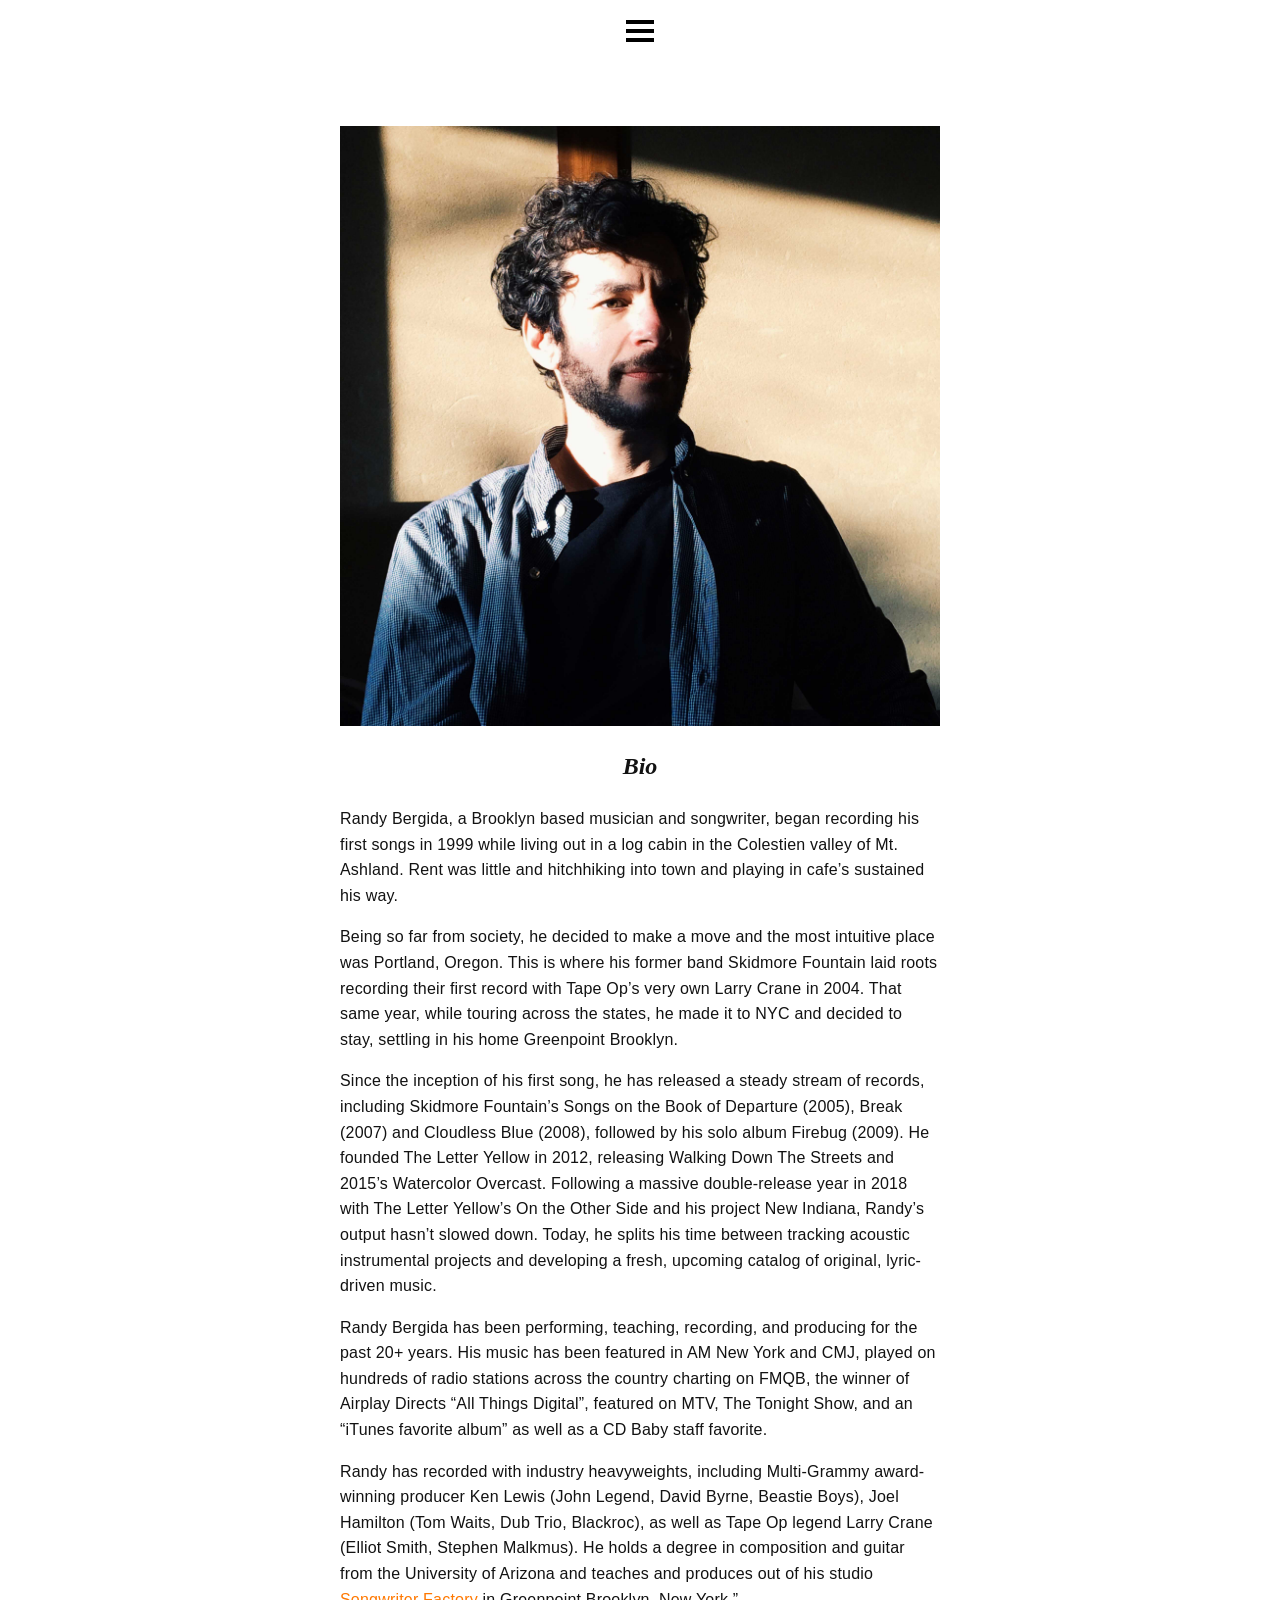
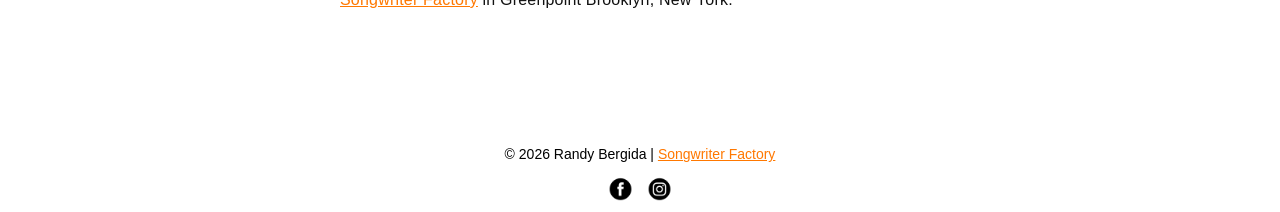
<file: bio.html>
<!DOCTYPE html>
<html lang="en">

<head>
	<meta charset="utf-8">
	<title>Bio | Randy Bergida</title>
	<meta name="description" content="Randy Bergida is a Brooklyn-based songwriter, musician, and producer. Explore over two decades of original records, current projects, and studio services.">
	<link rel="stylesheet" type="text/css" href="style.css">
	<meta name="viewport" content="width=device-width, initial-scale=1" />
	<link rel="icon" href="image/fav.png">
</head>

<body>

<header class="mainheader">
<input class="burger-check" id="burger-check" type="checkbox"><label for="burger-check" class="burger"></label>
<nav id="navigation1" class="navigation">
  <ul>
    <li><a href="/">Home</a></li>
    <li><a href="/bio">Bio</a></li>
    <li><a href="/disco">Discography</a></li>
	<li><a href="/musicvideos">Music Videos</a></li>
    <li><a href="/projects">Projects</a></li>
    <li><a href="/contact">Contact</a></li>
  </ul>
</nav>
</header>

<div class="maincontent">
	<div class="topcontent">
		<img src="image/02.jpg">
	</div>	
	<div class="bottomcontent">
		<h1>Bio</h1>
		<p>Randy Bergida, a Brooklyn based musician and songwriter, began recording his first songs in 1999 while living out in a log cabin in the Colestien valley of Mt. Ashland. Rent was little and hitchhiking into town and playing in cafe’s sustained his way.</p>

<p>Being so far from society, he decided to make a move and the most intuitive place was Portland, Oregon.  This is where his former band Skidmore Fountain laid roots recording their first record with Tape Op’s very own Larry Crane in 2004.  That same year, while touring across the states, he made it to NYC and decided to stay, settling in his home Greenpoint Brooklyn.</p>

<p>Since the inception of his first song, he has released a steady stream of records, including Skidmore Fountain’s Songs on the Book of Departure (2005), Break (2007) and Cloudless Blue (2008), followed by his solo album Firebug (2009). He founded The Letter Yellow in 2012, releasing Walking Down The Streets and 2015’s Watercolor Overcast. Following a massive double-release year in 2018 with The Letter Yellow’s On the Other Side and his project New Indiana, Randy’s output hasn’t slowed down. Today, he splits his time between tracking acoustic instrumental projects and developing a fresh, upcoming catalog of original, lyric-driven music.</p>

<p>Randy Bergida has been performing, teaching, recording, and producing for the past 20+ years. His music has been featured in AM New York and CMJ, played on hundreds of radio stations across the country charting on FMQB, the winner of Airplay Directs “All Things Digital”, featured on MTV, The Tonight Show, and an “iTunes favorite album” as well as a CD Baby staff favorite.</p>

<p>Randy has recorded with industry heavyweights, including Multi-Grammy award-winning producer Ken Lewis (John Legend, David Byrne, Beastie Boys), Joel Hamilton (Tom Waits, Dub Trio, Blackroc), as well as Tape Op legend Larry Crane (Elliot Smith, Stephen Malkmus). He holds a degree in composition and guitar from the University of Arizona and teaches and produces out of his studio <a href="https://songwriterfactory.com">Songwriter Factory</a> in Greenpoint Brooklyn, New York.”</p>
	</div>
</div>

<footer class="mainfooter">
			<p>&copy; 2026 Randy Bergida | <a href="https://songwriterfactory.com">Songwriter Factory</a></p>
			<a href="https://www.facebook.com/randybergida" class="facebook"><img src="image/facebook.png"></a>
			<a href="https://www.instagram.com/randybergida/?hl=en" class="facebook"><img src="image/instagram.png"></a>
</footer>

</body>

</html>
</file>
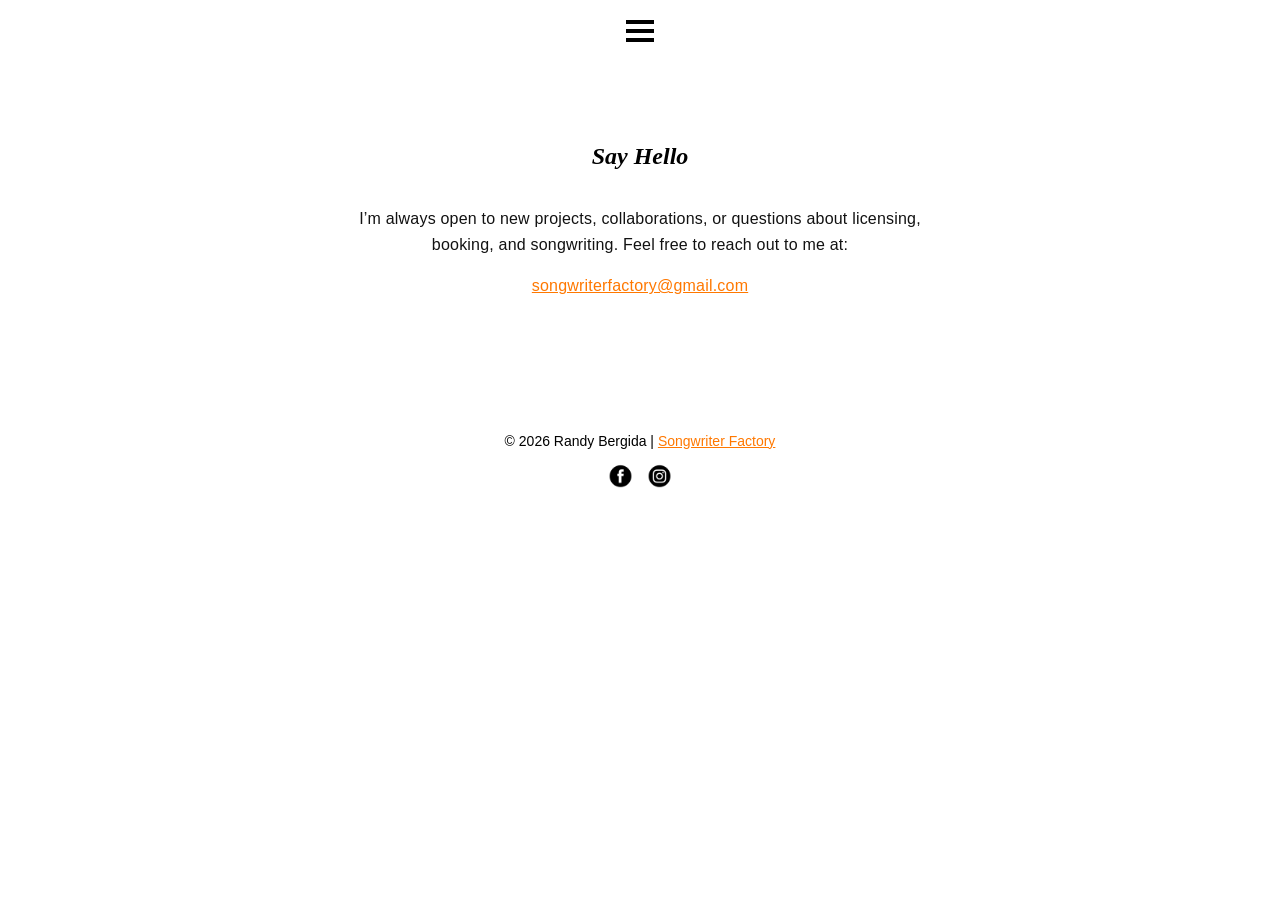
<file: contact.html>
<!DOCTYPE html>
<html lang="en">

<head>
<meta charset="utf-8">
<title>Contact | Randy Bergida</title>
<meta name="description" content="Randy Bergida is a Brooklyn-based songwriter, musician, and producer. Explore over two decades of original records, current projects, and studio services.">
<link rel="stylesheet" type="text/css" href="style.css">
<meta name="viewport" content="width=device-width, initial-scale=1" />
<link rel="icon" href="image/fav.png">
</head>

<body class="contact-page">

<header class="mainheader">
<input class="burger-check" id="burger-check" type="checkbox"><label for="burger-check" class="burger"></label>
<nav id="navigation1" class="navigation">
  <ul>
    <li><a href="/">Home</a></li>
    <li><a href="/bio">Bio</a></li>
    <li><a href="/disco">Discography</a></li>
    <li><a href="/musicvideos">Music Videos</a></li>
    <li><a href="/projects">Projects</a></li>
    <li><a href="/contact">Contact</a></li>
  </ul>
</nav>
</header>
<div class="maincontent">
<div class="topcontent">
<h1>Say Hello</h1>
</div>
<div class="bottomcontent">
<p>
I’m always open to new projects, collaborations, or questions about licensing, booking, and songwriting. Feel free to reach out to me at:
</p>
<p>
<a href="mailto:songwriterfactory@gmail.com">
songwriterfactory@gmail.com
</a>
</p>
</div>
</div>
<footer class="mainfooter">
			<p>&copy; 2026 Randy Bergida | <a href="https://songwriterfactory.com">Songwriter Factory</a></p>
			<a href="https://www.facebook.com/randybergida" class="facebook"><img src="image/facebook.png"></a>
			<a href="https://www.instagram.com/randybergida/?hl=en" class="facebook"><img src="image/instagram.png"></a>
</footer>

</body>

</html>
</file>
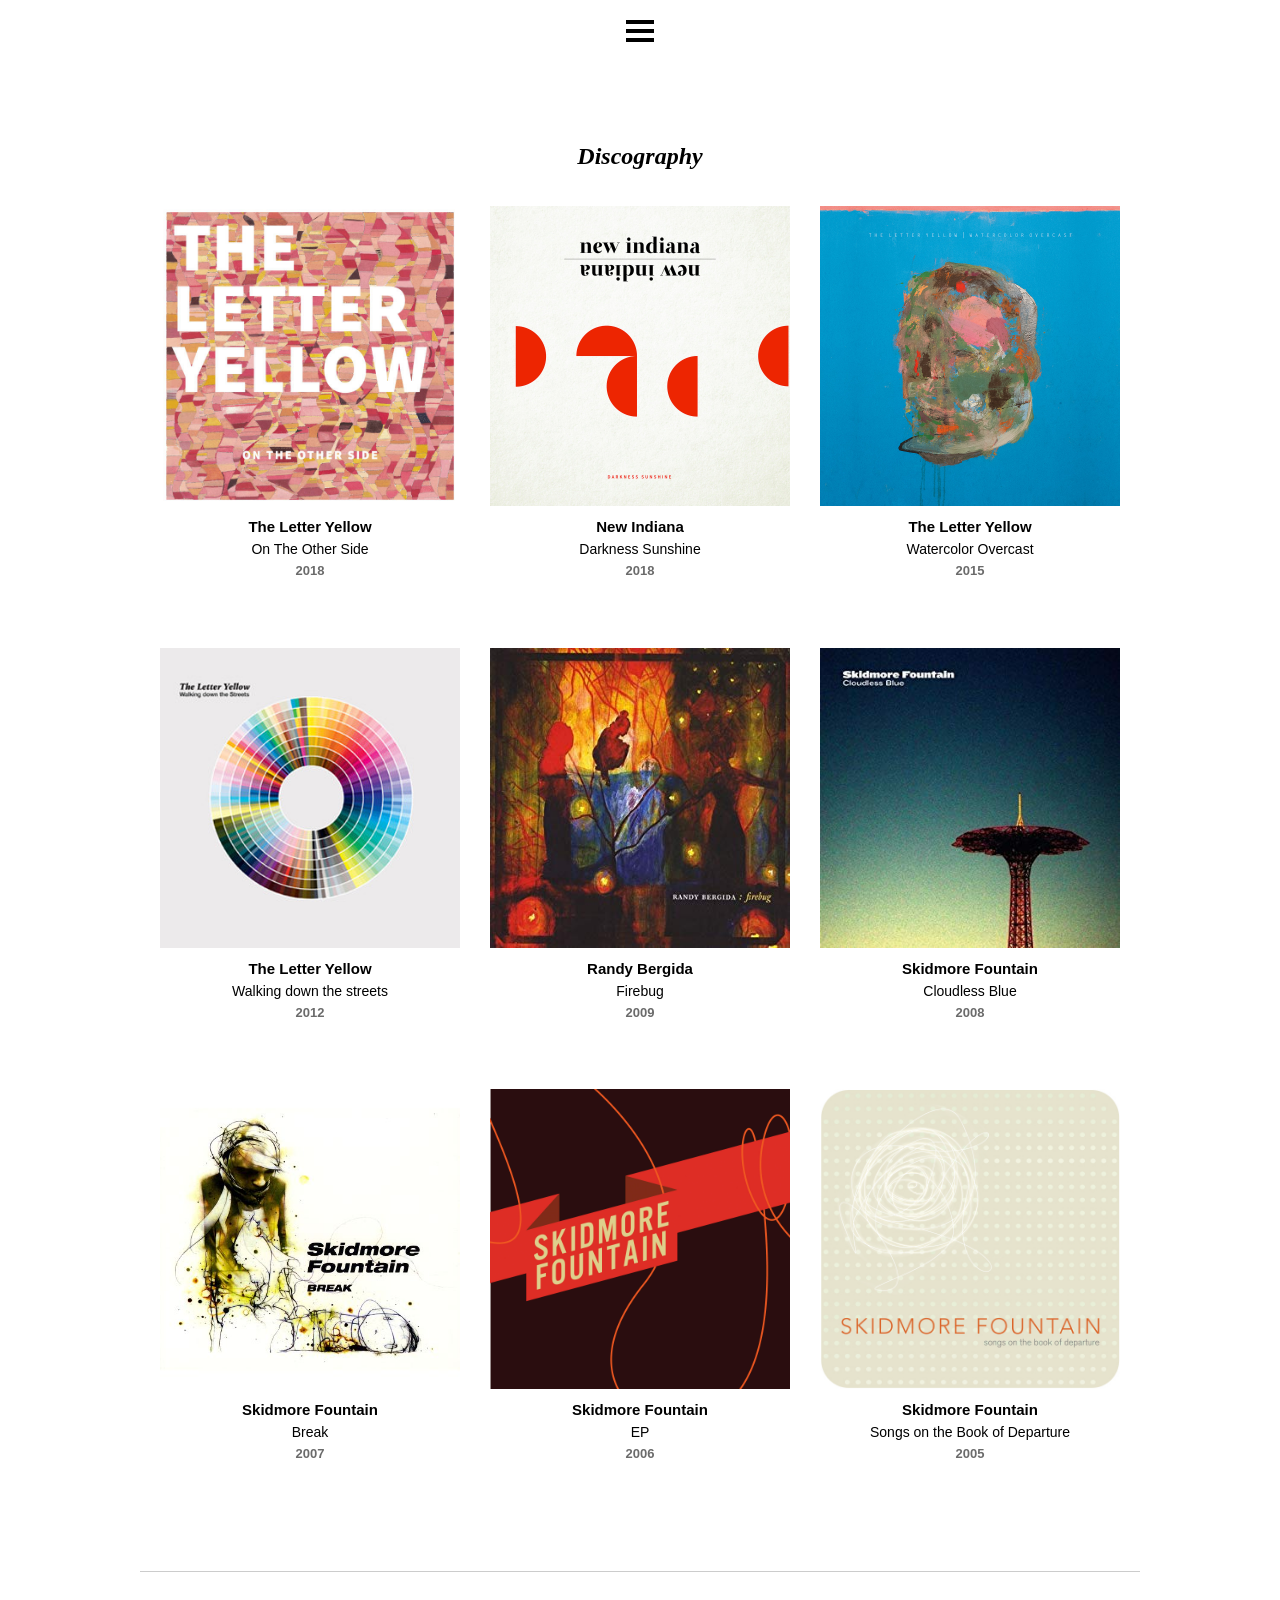
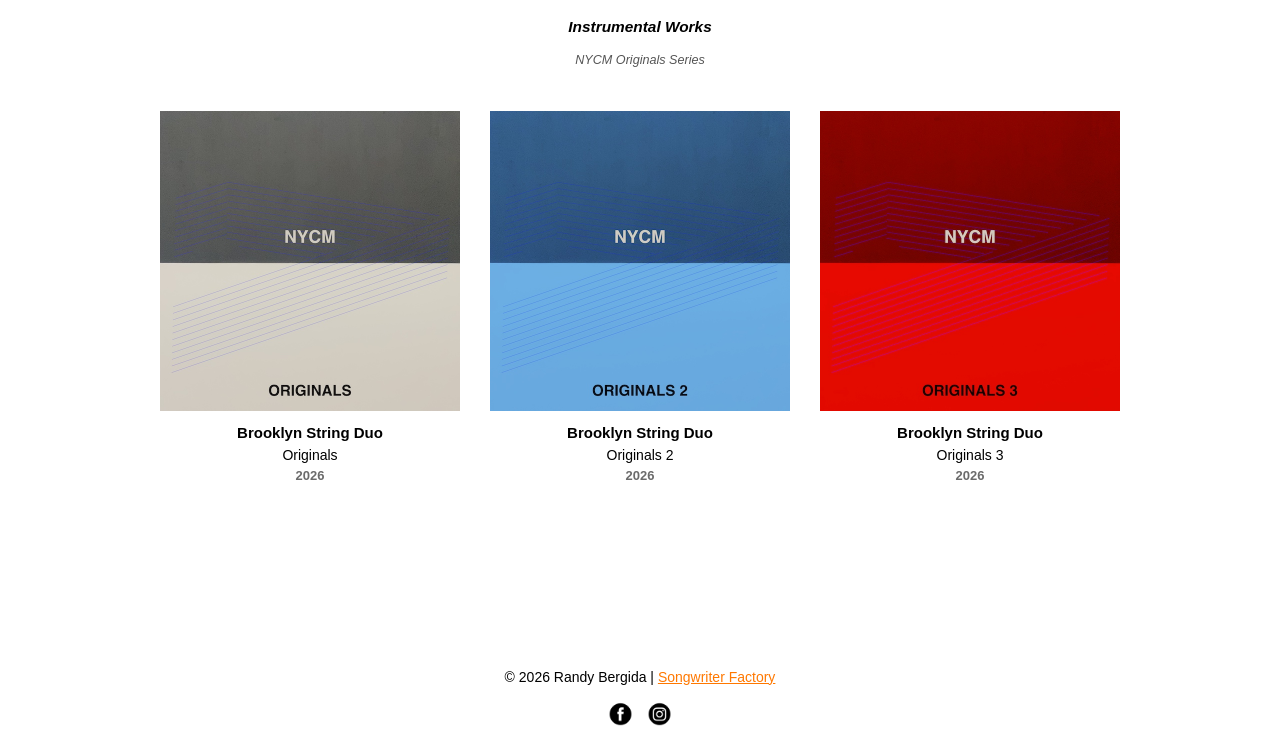
<file: disco.html>
<!DOCTYPE html>
<html lang="en">

<head>
	<meta charset="utf-8">
	<title>Discography | Randy Bergida</title>
	<meta name="description" content="Randy Bergida is a Brooklyn-based songwriter, musician, and producer. Explore over two decades of original records, current projects, and studio services.">
	<link rel="stylesheet" type="text/css" href="style.css">
	<meta name="viewport" content="width=device-width, initial-scale=1" />
	<link rel="icon" href="image/fav.png">
</head>

<body>

	<header class="mainheader">
<input class="burger-check" id="burger-check" type="checkbox"><label for="burger-check" class="burger"></label>
<nav id="navigation1" class="navigation">
  <ul>
    <li><a href="/">Home</a></li>
    <li><a href="/bio">Bio</a></li>
    <li><a href="/disco">Discography</a></li>
	<li><a href="/musicvideos">Music Videos</a></li>
    <li><a href="/projects">Projects</a></li>
    <li><a href="/contact">Contact</a></li>
  </ul>
</nav>
</header>
	

<div class="maincontent disco">
    <div class="topcontent">
        <h1>Discography</h1>    
    </div>  
    
    <article class="project1">
        <a href="https://theletteryellow.bandcamp.com/album/on-the-other-side" target="_blank" rel="noopener noreferrer"><img src="image/tlyontheotherside.jpg" alt="The Letter Yellow"></a>
        <h2>The Letter Yellow</h2>
        <h3>On The Other Side</h3>
        <h4>2018</h4>
    </article>

    <article class="project1">
        <a href="https://newindiana.bandcamp.com/releases" target="_blank" rel="noopener noreferrer"><img src="image/ni.jpg" alt="New Indiana"></a>
        <h2>New Indiana</h2>
        <h3>Darkness Sunshine</h3>
        <h4>2018</h4>
    </article>

    <article class="project1">
        <a href="https://theletteryellow.bandcamp.com/album/watercolor-overcast" target="_blank" rel="noopener noreferrer"><img src="image/tly2.jpg" alt="Tribeca"></a>
        <h2>The Letter Yellow</h2>
        <h3>Watercolor Overcast</h3>
        <h4>2015</h4>
    </article>

    <article class="project1">
        <a href="https://theletteryellow.bandcamp.com/album/walking-down-the-streets" target="_blank" rel="noopener noreferrer"><img src="image/tly1.jpg" alt="The Letter Yellow"></a>
        <h2>The Letter Yellow</h2>
        <h3>Walking down the streets</h3>
        <h4>2012</h4>
    </article>

    <article class="project1">
        <a href="https://randybergida.bandcamp.com/album/firebug" target="_blank" rel="noopener noreferrer"><img src="image/rb.jpg" alt="Randy Bergida"></a>
        <h2>Randy Bergida</h2>
        <h3>Firebug</h3>
        <h4>2009</h4>
    </article>   

    <article class="project1">
        <a href="https://skidmorefountain.bandcamp.com/album/cloudless-blue" target="_blank" rel="noopener noreferrer"><img src="image/sfcloud.jpg" alt="Gramercy Park"></a>
        <h2>Skidmore Fountain</h2>
        <h3>Cloudless Blue</h3>
        <h4>2008</h4>
    </article>
    
    <article class="project1">
        <a href="https://skidmorefountain.bandcamp.com/album/break" target="_blank" rel="noopener noreferrer"><img src="image/sfbreak.jpg" alt="Riverside Drive"></a>
        <h2>Skidmore Fountain</h2>
        <h3>Break</h3>
        <h4>2007</h4>
    </article>

    <article class="project1">
        <a href="https://open.spotify.com/album/6pynO9Cm7ajc2yXtvtJC1E?si=-I7ryjC3SGipzzZOXYWNfA" target="_blank" rel="noopener noreferrer"><img src="image/ep.jpg" alt="EP"></a>
        <h2>Skidmore Fountain</h2>
        <h3>EP</h3>
        <h4>2006</h4>
    </article>

    <article class="project1">
        <a href="https://open.spotify.com/album/4i02YqjFmrdrgstZ1pORpP?si=ebF0IB_zTM2zWTbbhOloCw" target="_blank" rel="noopener noreferrer"><img src="image/songs.jpg" alt="Songs on the Book of Departure"></a>
        <h2>Skidmore Fountain</h2>
        <h3>Songs on the Book of Departure</h3>
        <h4>2005</h4>
    </article>

    <hr class="section-divider">

   <div class="topcontent">
    <h3 class="instrumental-header">
        <span class="band-name">Instrumental Works</span><br>
        <span class="song-title">NYCM Originals Series</span>
    </h3>
</div>
<div class="maincontent disco" style="margin-top: 40px !important;">
    <article class="project1">
        <a href="https://newyorkceremonymusic.bandcamp.com/album/nycm-originals" target="_blank" rel="noopener noreferrer"><img src="image/nycm1.jpg" alt="NYCM Originals"></a>
        <h2>Brooklyn String Duo</h2>
        <h3>Originals</h3>
        <h4>2026</h4>
    </article>

	 <article class="project1">
        <a href="https://newyorkceremonymusic.bandcamp.com/album/nycm-originals-2" target="_blank" rel="noopener noreferrer"><img src="image/nycm2.jpg" alt="NYCM Originals 2"></a>
        <h2>Brooklyn String Duo</h2>
        <h3>Originals 2</h3>
        <h4>2026</h4>
    </article>

	<article class="project1">
    <img src="image/nycm3.jpg" alt="NYCM Originals 3">
    <h2>Brooklyn String Duo</h2>
    <h3>Originals 3</h3>
    <h4>2026</h4>
</article>

</div>
		

<footer class="mainfooter">
			<p>&copy; 2026 Randy Bergida | <a href="https://songwriterfactory.com">Songwriter Factory</a></p>
			<a href="https://www.facebook.com/randybergida" class="facebook"><img src="image/facebook.png"></a>
			<a href="https://www.instagram.com/randybergida/?hl=en" class="facebook"><img src="image/instagram.png"></a>
</footer>

</body>

</html>
</file>
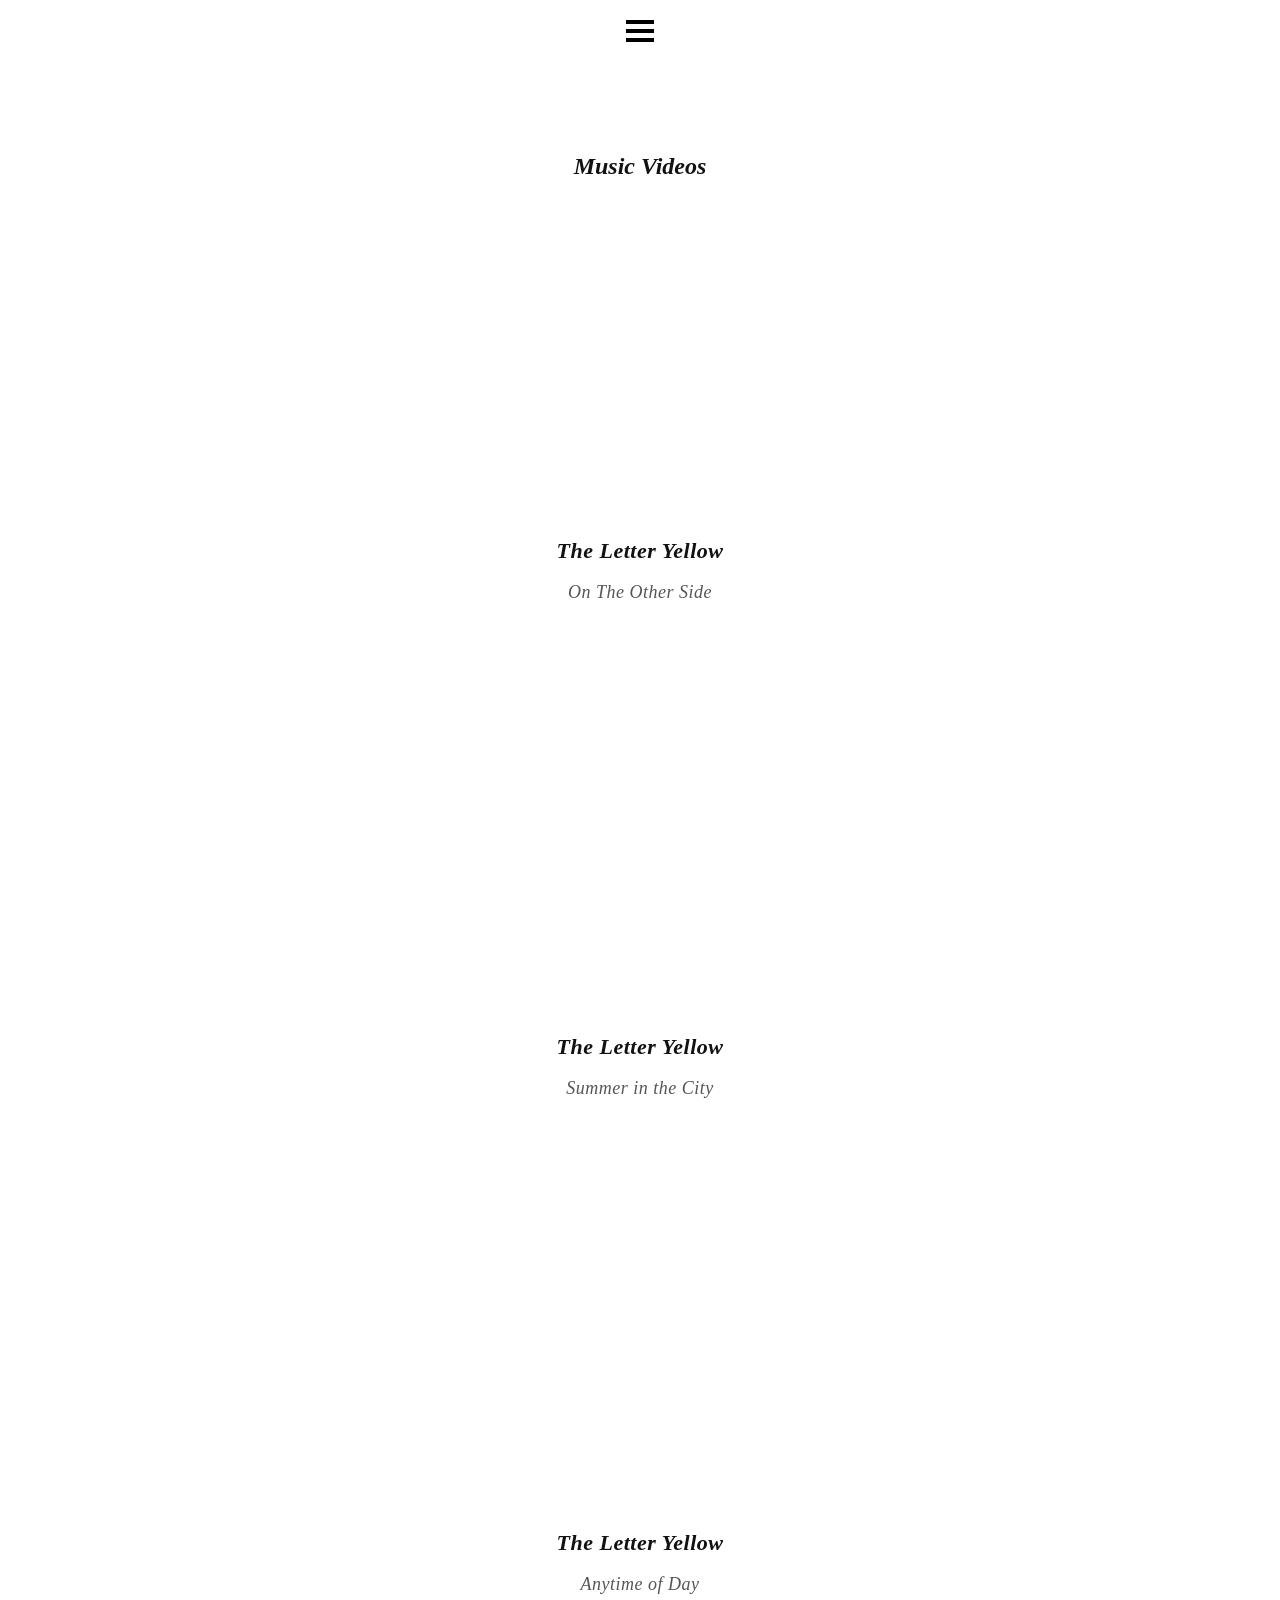
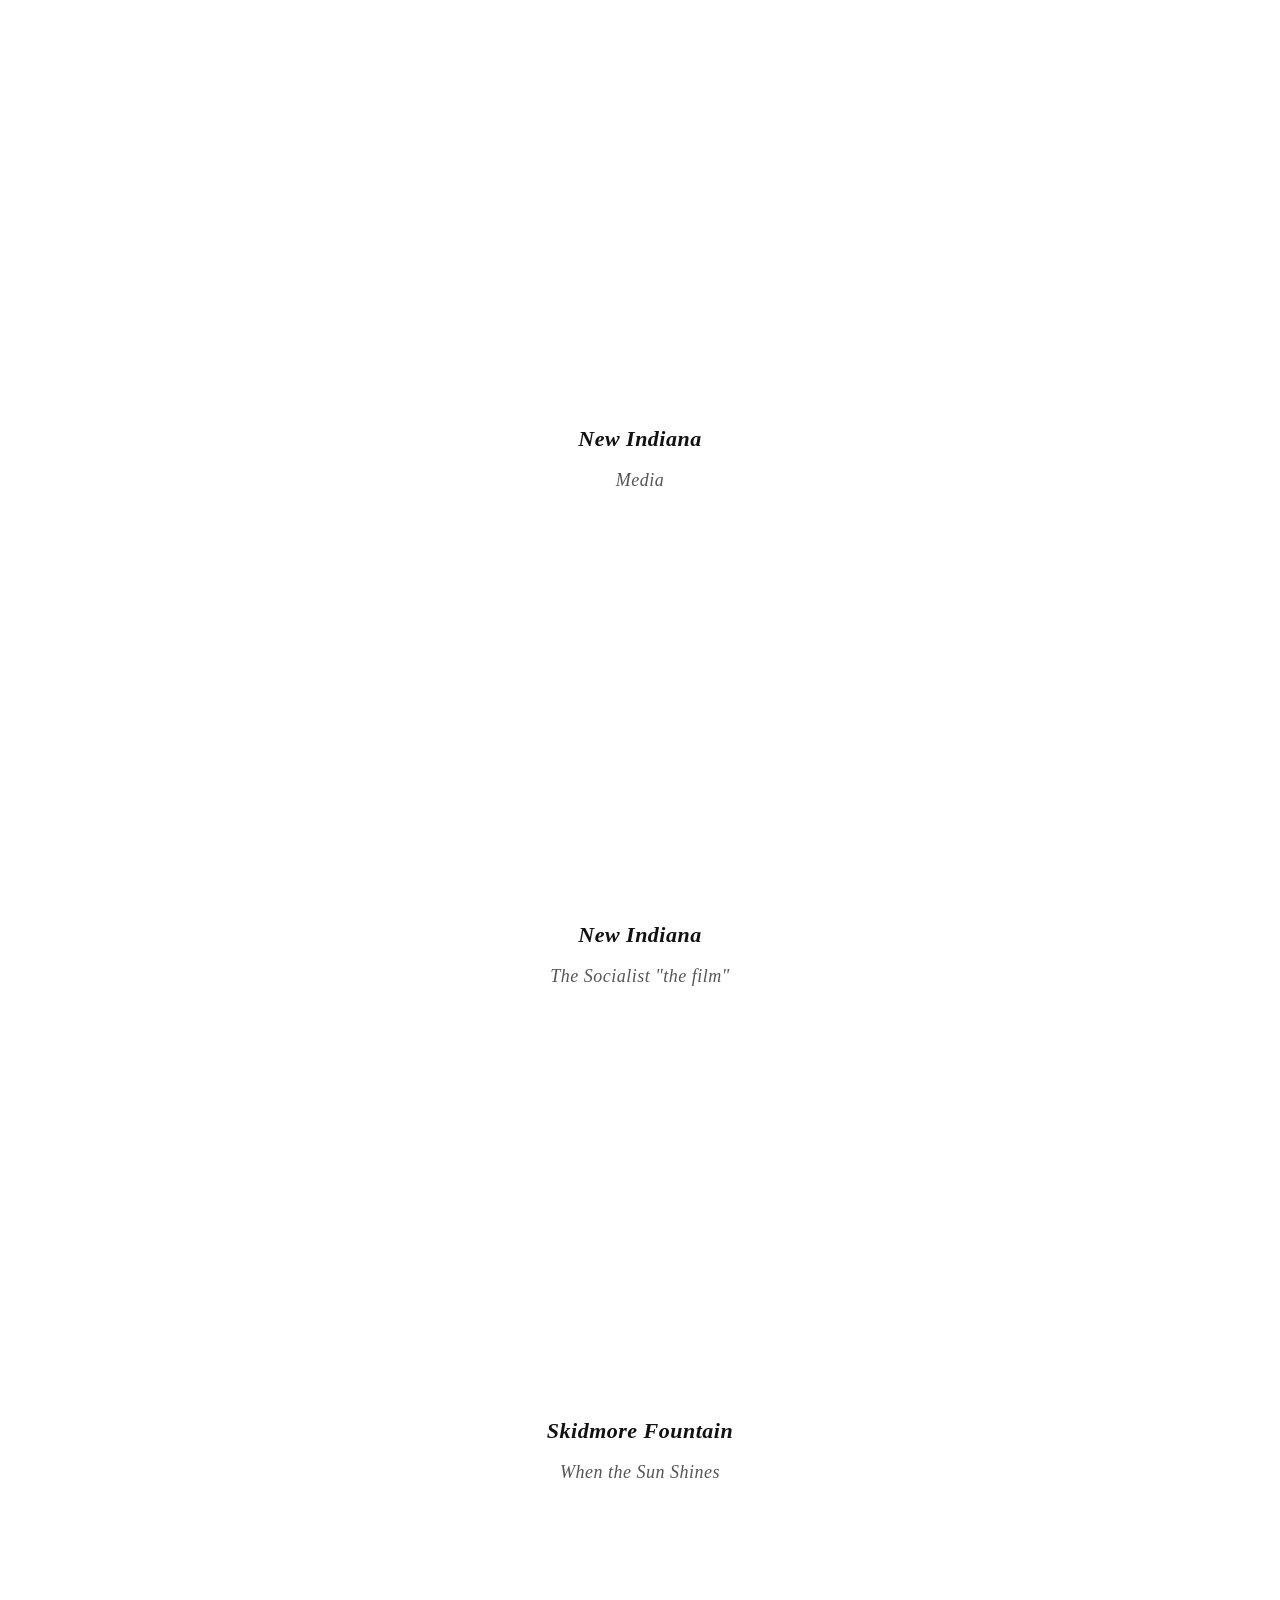
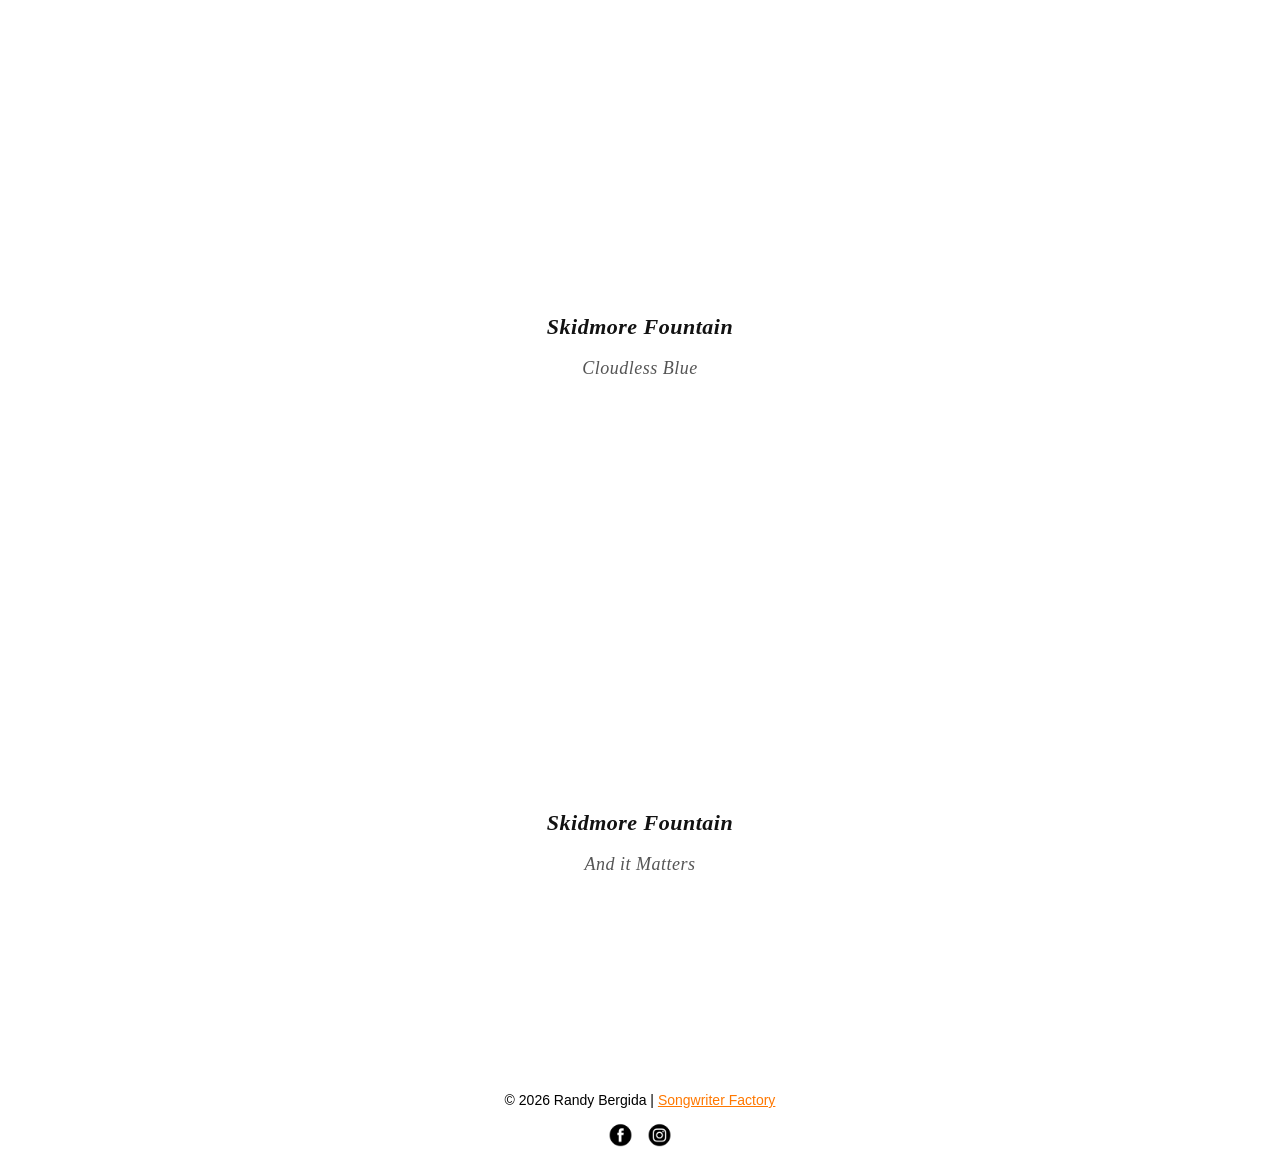
<file: musicvideos.html>
<!DOCTYPE html>
<html lang="en">

<head>
    <meta charset="utf-8">
    <title>Music Videos | Randy Bergida</title>
    <meta name="description" content="Watch music videos produced and recorded by Randy Bergida.">
    <link rel="stylesheet" type="text/css" href="style.css">
    <meta name="viewport" content="width=device-width, initial-scale=1" />
    <link rel="icon" href="image/fav.png">
</head>

<body class="videos-page">

<header class="mainheader">
    <input class="burger-check" id="burger-check" type="checkbox"><label for="burger-check" class="burger"></label>
    <nav id="navigation1" class="navigation">
        <ul>
            <li><a href="/">Home</a></li>
            <li><a href="/bio">Bio</a></li>
            <li><a href="/disco">Discography</a></li>
            <li><a href="/musicvideos">Music Videos</a></li>
            <li><a href="/projects">Projects</a></li>
            <li><a href="/contact">Contact</a></li>
        </ul>
    </nav>
</header>

<div class="maincontent">
    <div class="bottomcontent">
        <h1>Music Videos</h1>
        
        <article>
            <iframe width="560" height="315" src="https://www.youtube.com/embed/nRBDWA-RleE?si=Ld7159GM9w9barvb" title="YouTube video player" frameborder="0" allow="accelerometer; autoplay; clipboard-write; encrypted-media; gyroscope; picture-in-picture; web-share" referrerpolicy="strict-origin-when-cross-origin" allowfullscreen></iframe>
            <h3>
                <span class="band-name">The Letter Yellow</span><br>
                <span class="song-title">On The Other Side</span>
            </h3>
        </article>

        <article>
            <iframe width="560" height="315" src="https://www.youtube.com/embed/S7ZkH_V5z9s?si=zef2N9SE4iBGq_9O" title="YouTube video player" frameborder="0" allow="accelerometer; autoplay; clipboard-write; encrypted-media; gyroscope; picture-in-picture; web-share" referrerpolicy="strict-origin-when-cross-origin" allowfullscreen></iframe>
            <h3>
                <span class="band-name">The Letter Yellow</span><br>
                <span class="song-title">Summer in the City</span>
            </h3>
        </article>
        
        <article>
            <iframe width="560" height="315" src="https://www.youtube.com/embed/Q7_Wm8SMtXE?si=N0pVRp0OnRFJEx-K" title="YouTube video player" frameborder="0" allow="accelerometer; autoplay; clipboard-write; encrypted-media; gyroscope; picture-in-picture; web-share" referrerpolicy="strict-origin-when-cross-origin" allowfullscreen></iframe>
            <h3>
                <span class="band-name">The Letter Yellow</span><br>
                <span class="song-title">Anytime of Day</span>
            </h3>
        </article>

        <article>
            <iframe width="560" height="315" src="https://www.youtube.com/embed/7PZiNU-yugo?si=8NTTLITpNugb_prZ" title="YouTube video player" frameborder="0" allow="accelerometer; autoplay; clipboard-write; encrypted-media; gyroscope; picture-in-picture; web-share" referrerpolicy="strict-origin-when-cross-origin" allowfullscreen></iframe>
            <h3>
                <span class="band-name">New Indiana</span><br>
                <span class="song-title">Media</span>
            </h3>
        </article>

        <article>
            <iframe width="560" height="315" src="https://www.youtube.com/embed/riEKZBkuYWI?si=lbpqx-vP19YvgJSW" title="YouTube video player" frameborder="0" allow="accelerometer; autoplay; clipboard-write; encrypted-media; gyroscope; picture-in-picture; web-share" referrerpolicy="strict-origin-when-cross-origin" allowfullscreen></iframe>
            <h3>
                <span class="band-name">New Indiana</span><br>
                <span class="song-title">The Socialist "the film"</span>
            </h3>
        </article>

        <article>
            <iframe width="560" height="315" src="https://www.youtube.com/embed/fDdZCkEIVtY?si=n4KDfC9JIDva8Q92" title="YouTube video player" frameborder="0" allow="accelerometer; autoplay; clipboard-write; encrypted-media; gyroscope; picture-in-picture; web-share" referrerpolicy="strict-origin-when-cross-origin" allowfullscreen></iframe>
            <h3>
                <span class="band-name">Skidmore Fountain</span><br>
                <span class="song-title">When the Sun Shines</span>
            </h3>
        </article>

        <article>
            <iframe width="560" height="315" src="https://www.youtube.com/embed/59_WyTNU3b8?si=CVLkb4rsXoVGJ3Ch" title="YouTube video player" frameborder="0" allow="accelerometer; autoplay; clipboard-write; encrypted-media; gyroscope; picture-in-picture; web-share" referrerpolicy="strict-origin-when-cross-origin" allowfullscreen></iframe>
            <h3>
                <span class="band-name">Skidmore Fountain</span><br>
                <span class="song-title">Cloudless Blue</span>
            </h3>
        </article>

        <article>
            <iframe width="560" height="315" src="https://www.youtube.com/embed/IsmJa6pn7bQ?si=T86_mGAeNE3dlfeR" title="YouTube video player" frameborder="0" allow="accelerometer; autoplay; clipboard-write; encrypted-media; gyroscope; picture-in-picture; web-share" referrerpolicy="strict-origin-when-cross-origin" allowfullscreen></iframe>
            <h3>
                <span class="band-name">Skidmore Fountain</span><br>
                <span class="song-title">And it Matters</span>
            </h3>
        </article>
        
        
    </div>
</div>

<footer class="mainfooter">
    <p>&copy; 2026 Randy Bergida | <a href="https://songwriterfactory.com">Songwriter Factory</a></p>
    <a href="https://www.facebook.com/randybergida" class="facebook"><img src="image/facebook.png"></a>
    <a href="https://www.instagram.com/randybergida/?hl=en" class="facebook"><img src="image/instagram.png"></a>
</footer>

</body>
</html>
</file>
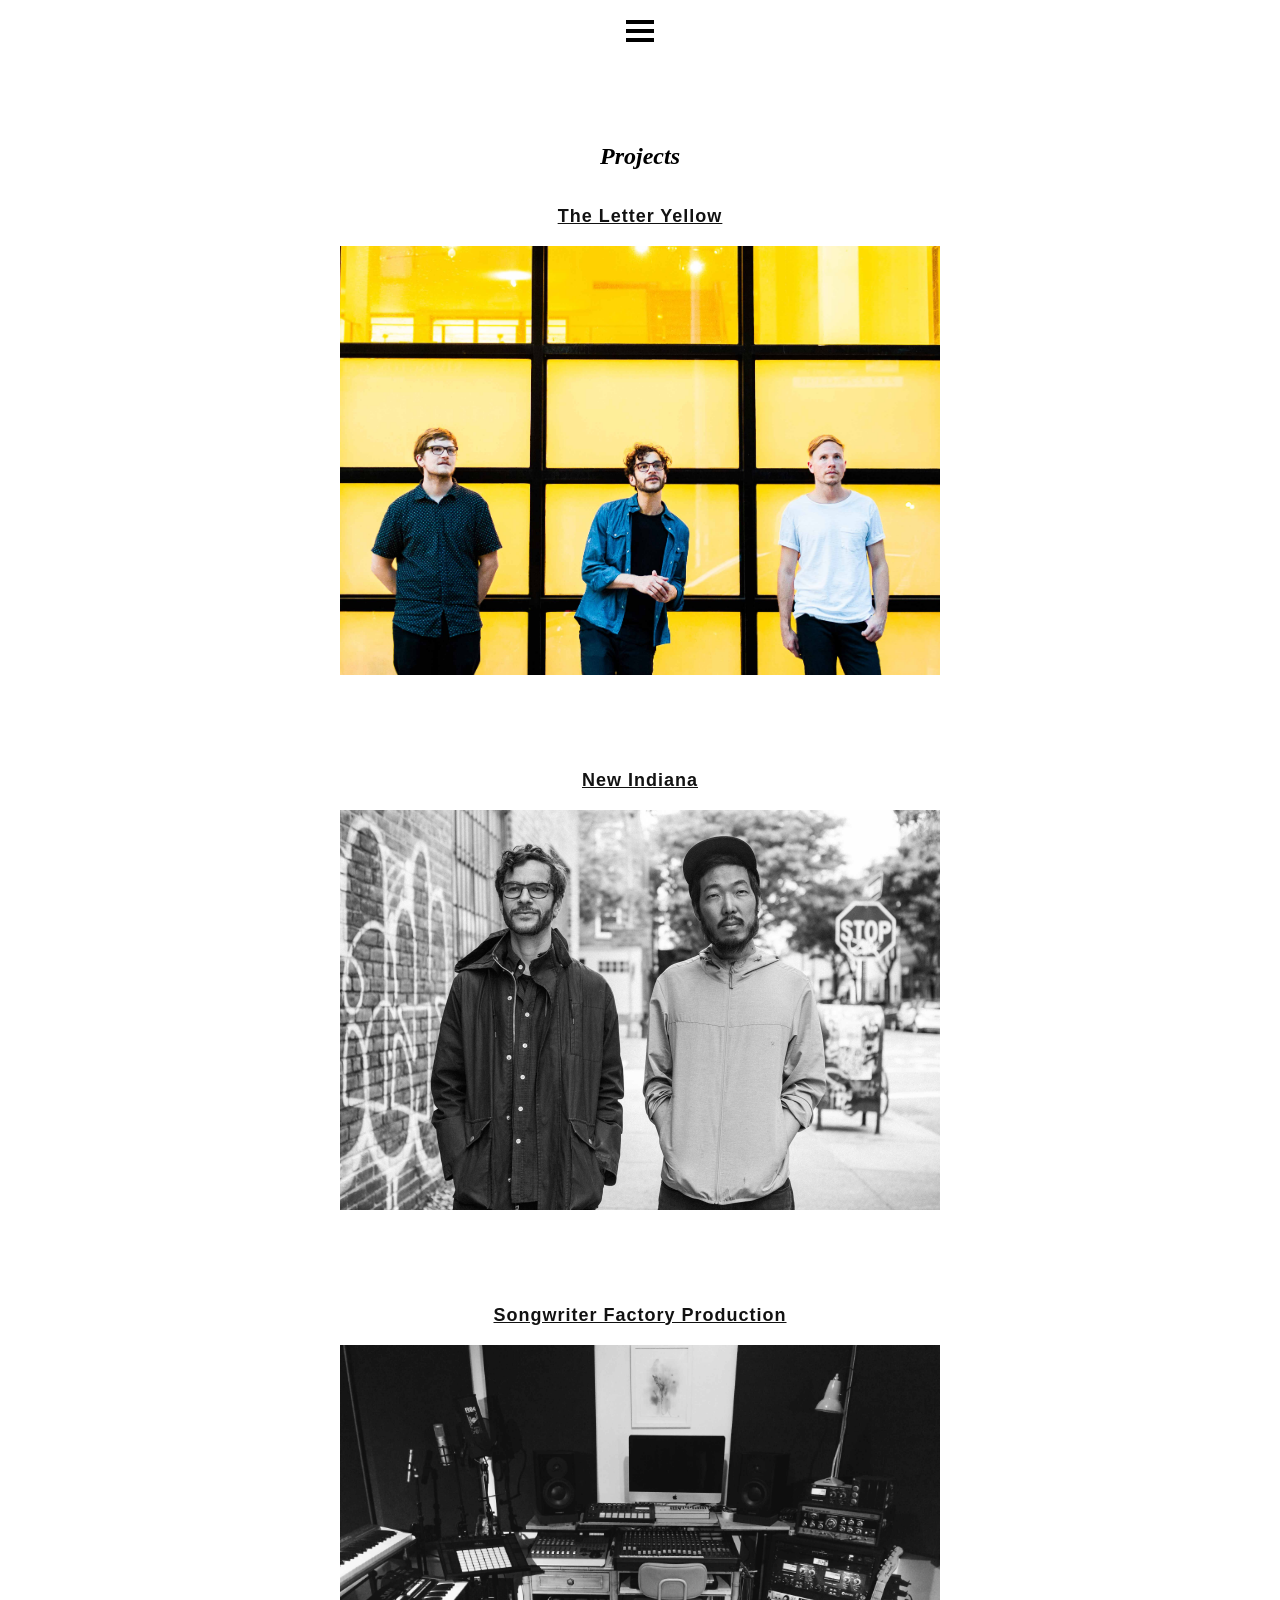
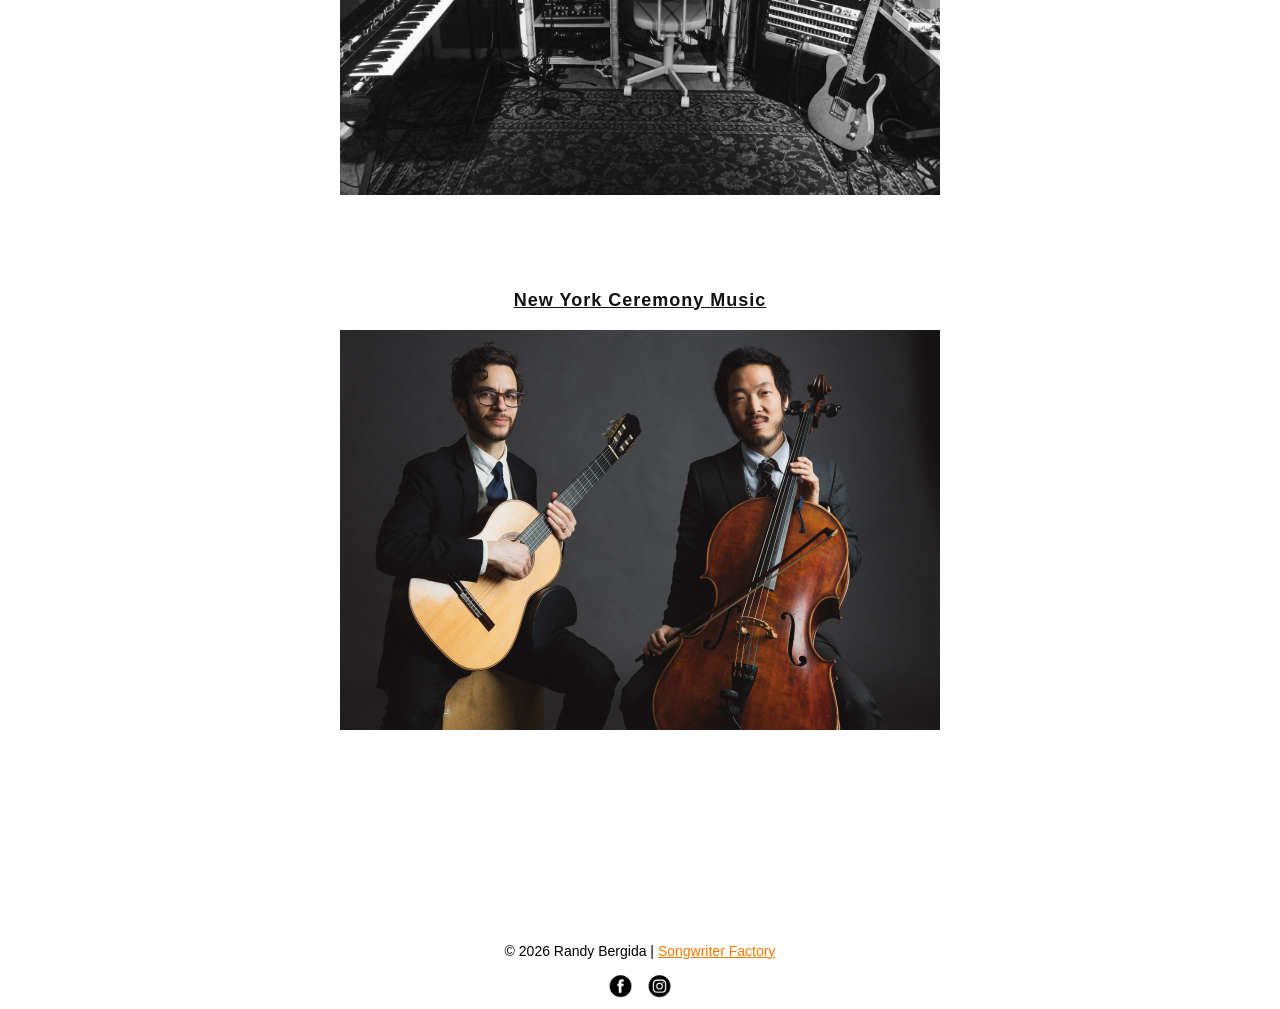
<file: projects.html>
<!DOCTYPE html>
<html lang="en">

<head>
	<meta charset="utf-8">
	<title>Projects | Randy Bergida</title>
	<meta name="description" content="Randy Bergida is a Brooklyn-based songwriter, musician, and producer. Explore over two decades of original records, current projects, and studio services.">
	<link rel="stylesheet" type="text/css" href="style.css">
	<meta name="viewport" content="width=device-width, initial-scale=1" />
	<link rel="icon" href="image/fav.png">
</head>

<body>

	<header class="mainheader">
<input class="burger-check" id="burger-check" type="checkbox"><label for="burger-check" class="burger"></label>
<nav id="navigation1" class="navigation">
  <ul>
    <li><a href="/">Home</a></li>
    <li><a href="/bio">Bio</a></li>
    <li><a href="/disco">Discography</a></li>
	<li><a href="/musicvideos">Music Videos</a></li>
    <li><a href="/projects">Projects</a></li>
    <li><a href="/contact">Contact</a></li>
  </ul>
</nav>
</header>

<div class="maincontent projects-page">
    <div class="topcontent">
    <h1>Projects</h1>
        <ul>
            <li>
                <a href="http://www.theletteryellow.net/">The Letter Yellow</a>
                <a href="http://www.theletteryellow.net/"><img src="image/tlyband.jpg" alt="The Letter Yellow"></a>
            </li>
            
            <li>
                <a href="http://newindianamusic.com/">New Indiana</a>
                <a href="http://newindianamusic.com/"><img src="image/niband.jpg" alt="New Indiana"></a>
            </li>
            
            <li>
                <a href="http://songwriterfactory.com/production.html">Songwriter Factory Production</a>
                <a href="http://songwriterfactory.com/production.html"><img src="image/swf.jpg" alt="Songwriter Factory"></a>
            </li>
            
            <li>
                <a href="https://www.nyceremonymusic.com">New York Ceremony Music</a>
                <a href="https://www.nyceremonymusic.com"><img src="image/nycmcolor.jpg" alt="New York Ceremony Music"></a>
            </li>
        </ul>
    </div>
</div>

<footer class="mainfooter">
			<p>&copy; 2026 Randy Bergida | <a href="https://songwriterfactory.com">Songwriter Factory</a></p>
			<a href="https://www.facebook.com/randybergida" class="facebook"><img src="image/facebook.png"></a>
			<a href="https://www.instagram.com/randybergida/?hl=en" class="facebook"><img src="image/instagram.png"></a>
</footer>

</body>

</html>
</file>
<file: style.css>
#wrapper { 
width: 1240px;  
margin: auto 
} 

/*=========Body=========*/ 


body { 
background-color:#fff; 
margin-left:auto; 
margin-right:auto; 
text-align: center; 
width:100%; 
} 

/*=========Navigation=========*/ 

.mainheader nav { 
background:#fff; 
font-family: Futura, serif; 
  font-style: italic; 
  font-size: 30px; 
position: fixed; 
margin-top:30px; 
width:100%; 
} 

.mainheader a { 
  color: inherit; 
} 

.mainheader small { 
  font-size: 14px; 
} 

.mainheader ul { 
  margin: 0; 
  padding: 0; 
} 

.mainheader li { 
  list-style: none; 
  font-size: 25px; 
  padding: 5px 0; 

} 
.mainheader li a { 
  text-decoration: none; 
} 
.mainheader li a:hover { 
  text-decoration: underline; 
} 

/*=========Burger=========*/ 

.burger { 
  display: inline-block; 
  border: 0; 
  background: none; 
  outline: 0; 
  padding: 0; 
  cursor: pointer; 
  border-bottom: 4px solid currentColor; 
  width: 28px; 
  transition: border-bottom 1s ease-in-out; 
  -webkit-transition: border-bottom 1s ease-in-out; 
margin-top:12px; 
} 
.burger::-moz-focus-inner { 
  border: 0; 
  padding: 0; 
} 
.burger:before { 
  content: ""; 
  display: block; 
  border-bottom: 4px solid currentColor; 
  width: 100%; 
  margin-bottom: 5px; 
  transition: -webkit-transform 0.5s ease-in-out; 
  transition: transform 0.5s ease-in-out; 
  transition: transform 0.5s ease-in-out, -webkit-transform 0.5s ease-in-out; 
  -webkit-transition: -webkit-transform 0.5s ease-in-out; 
} 
.burger:after { 
  content: ""; 
  display: block; 
  border-bottom: 4px solid currentColor; 
  margin-bottom: 5px; 
  transition: -webkit-transform 0.5s ease-in-out; 
  transition: transform 0.5s ease-in-out; 
  transition: transform 0.5s ease-in-out, -webkit-transform 0.5s ease-in-out; 
  -webkit-transition: -webkit-transform 0.5s ease-in-out; 
} 

.burger-check { 
  display: none; 
} 

.burger-check:checked ~ .burger { 
  border-bottom: 4px solid transparent; 
  transition: border-bottom 0.8s ease-in-out; 
  -webkit-transition: border-bottom 0.8s ease-in-out; 
} 

.burger-check:checked ~ .burger:before { 
  transition: -webkit-transform 0.5s ease-in-out; 
  transition: transform 0.5s ease-in-out; 
  transition: transform 0.5s ease-in-out, -webkit-transform 0.5s ease-in-out; 
  -webkit-transition: -webkit-transform 0.5s ease-in-out; 
} 
.burger-check:checked ~ .burger:after { 
  transition: -webkit-transform 0.5s ease-in-out; 
  transition: transform 0.5s ease-in-out; 
  transition: transform 0.5s ease-in-out, -webkit-transform 0.5s ease-in-out; 
  -webkit-transition: -webkit-transform 0.5s ease-in-out; 
} 

.navigation { 
  overflow: hidden; 
  max-height: 0; 
  -webkit-transition: max-height 0.5s ease-in-out; 
  transition: max-height 0.5s ease-in-out; 
} 

.burger-check:checked ~ .navigation { 
  max-height: 500px; 
  -webkit-transition: max-height 0.5s ease-in-out; 
  transition: max-height 0.5s ease-in-out; 
} 

/*=========Content=========*/ 

.maincontent { 
font-size:13px; 
line-height:20px; 
overflow:hidden; 
display:inline-block; 
text-align:center; 
width:100%; 
margin-top:80px; 
} 
/*=========Top Content=========*/

.topcontent { 
margin-right:auto; 
margin-left:auto; 
width:100%; 
}

.topcontent h1, 
.topcontent h2 { 
    font-family: Futura, serif; 
    font-style: italic; 
    font-size: 24px; 
    text-align: center; 
    margin-top: 20px;
    margin-bottom: 40px;
}

/* Force the bio image to behave */
.topcontent img {
    display: block;
    margin: 0 auto 20px auto; /* 20px space below the image */
    max-width: 600px;
    width: 100%;
    height: auto; /* This prevents the image from squishing or zig-zagging */
}
.topcontent ul { 
list-style:none; 
margin:0 auto; 
padding:0; 
} 
.topcontent ul li { 
display:block; 
text-align:center; 
font-family: Helvetica, Arial, san-serif; 
font-size:12px; 
letter-spacing: 1px; 
margin-top:5px; 
} 
.topcontent a:link, .topcontent a:visited { 
color:#000; 
text-decoration:underline; 
} 
/*=========Bottom Content=========*/ 

.bottomcontent { 
color: #121212; 
margin-left:auto; 
margin-right:auto; 
max-width:600px; 
width:100%; 
} 

.bottomcontent h1, 
.bottomcontent h2 { 
    font-family: Futura, serif; 
    font-style: italic; 
    font-size: 24px; 
    text-align: center; 
    margin-top: 30px;
    margin-bottom: 30px;
}
.bottomcontent h3 { 
    font-family: Helvetica, Arial, sans-serif; 
    font-size: 15px; 
    font-weight: bold; 
    letter-spacing: 0.5px; 
    margin-top: 25px; 
    margin-bottom: 0px; 
    text-align: left; 
} 

.bottomcontent h4 { 
    color: #6b6b6b; 
    font-family: Helvetica, Arial, sans-serif; 
    font-size: 12px; 
    font-weight: 400; 
    letter-spacing: 1px; 
    margin-top: 0px; 
    text-align: left; 
} 

.bottomcontent p { 
    font-family: Helvetica, Arial, sans-serif; 
    font-size: 16px; 
    line-height: 1.6; 
    letter-spacing: 0.2px; 
    margin-top: 1px; 
    text-align: left; 
} 
.bottomcontent a:link, .bottomcontent a:visited { 
color:#ff7800; 
text-decoration:underline; 
} 
.bottomcontent iframe { 
margin-top:10px; 
margin-left:auto; 
margin-right:auto; 
max-width:600px; 
width:100%; 
} 

/*=========footer=========*/
.mainfooter { 
font-family:Helvetica, Arial, san-serif; 
font-size:14px; /* Updated from 11px */
padding-top:100px; 
text-align:center; 
width:100%; 
} 
.mainfooter img { 
width:25px; 
padding:0px 5px; 
} 

/* Footer link color fix */
footer a {
    color: #ff7800 !important;
}

/* Optional: slightly lighter hover effect for the orange */
footer a:hover {
    color: #ff9933 !important; 
}
/*=========mobile=========*/ 
@media screen and (max-width:414px) { 

    /* Padding for the blog content */
    .bottomcontent h3, .bottomcontent h4, .bottomcontent p { 
        padding: 0px 20px; 
    } 

    /* Footer specifically centered and padded */
    .mainfooter { 
        padding-left: 20px; 
        padding-right: 20px; 
        text-align: center; /* Ensures text stays centered */
        box-sizing: border-box; /* Ensures padding doesn't push the width out */
    } 

    iframe { 
        width:100%; 
}
}

/*=========Tighten the Instrumental Header internal spacing=========*/
.instrumental-header { 
    font-family: Futura, serif; 
    font-style: italic; 
    font-size: 24px;          
    margin-top: 40px;
    margin-bottom: 0px; 
    line-height: 0.8; /* This tightens the overall spacing of the H3 */
    text-align: center;
}

.instrumental-header .band-name {
    display: block;
    font-weight: bold;
    font-size: 1.1em;
    margin-bottom: -5px; /* Pulls the song-title up */
}

.instrumental-header .song-title {
    font-weight: normal;
    font-size: 0.9em; 
    color: #555; 
    display: block; /* Ensures it respects the margin above */
}

/*=========Discography Grid Layout=========*/
.maincontent.disco {
    max-width: 1000px;
    margin: 80px auto 0 auto;
    display: flex;        /* This turns on the grid flow */
    flex-wrap: wrap;      /* This allows items to wrap to the next line */
    justify-content: center; /* Centers the items */
    align-items: flex-start;
}

/* Update your project class */
.project1 {
    width: 30%;           /* Approx 3 columns */
    margin: 0 1.5% 50px 1.5%; /* Adds spacing around items */
    text-align: center;
}

/* Forces the images to be as large as the column allows */
.project1 img {
    margin-bottom: 8px;
    width: 100%;
    max-width: 300px;
    display: block;
    margin-left: auto;
    margin-right: auto;
}

/* Mobile Reset */
@media screen and (max-width: 600px) {
    .project1 {
        width: 90%;       /* Stacks items as full width on mobile */
        margin-right: auto;
        margin-left: auto;
    }
}

/*=========Discography Typography=========*/
.maincontent.disco h2, 
.maincontent.disco h3, 
.maincontent.disco h4 { 
    font-family: Helvetica, Arial, sans-serif; 
    line-height: 1.4; 
}

.maincontent.disco h2 { 
    font-size: 15px; 
    font-weight: bold; 
    margin-bottom: 4px !important;
    line-height: 1.2;
}

.maincontent.disco h3 { 
    font-size: 14px; 
    font-weight: 400 !important; 
    margin-top: 4px !important;
    margin-bottom: 2px; 
}

.maincontent.disco h4 { 
    font-size: 13px; 
    color: #6b6b6b; 
    margin-top: 0px; 
}

.section-divider {
    flex-basis: 100%;
    border: 0;
    border-top: 1px solid #cccccc;
    margin: 40px auto; /* Adjust vertical spacing as needed */
}

.contact-page .bottomcontent p,
    .contact-page .bottomcontent h3,
    .contact-page .bottomcontent h4 {
        text-align: center;
    }

/*=========Projects Page Specifics=========*/
.projects-page .topcontent h2 {
    font-family: Futura, serif;
    font-style: italic;
    font-size: 20px;
    text-align: center;
    margin-bottom: 50px;
}

.projects-page .topcontent ul {
    list-style: none;
    margin: 0 auto;
    padding: 0;
}

.projects-page .topcontent ul li {
    margin-bottom: 80px; /* Controls the space between the end of one project and the start of the next */
    font-family: Helvetica, Arial, sans-serif;
    font-size: 18px; 
    font-weight: bold;
}

/* Link stays inline, we just add padding to the bottom */
.projects-page .topcontent a:link, 
.projects-page .topcontent a:visited {
    color: #121212;
    text-decoration: underline;
    transition: color 0.3s ease;
    padding-bottom: 15px; /* Adds space under the text without breaking the layout */
    display: block;      /* This ensures the padding applies correctly */
}

.projects-page .topcontent a:hover {
    color: #ff7800;
}

.projects-page .topcontent img {
    display: block;
    margin: 5px auto 0 auto; /* Removed the 60px bottom margin to let the li handle it */
    max-width: 600px;
    width: 100%;
}

/* Fix for images inside articles on mobile */
.bottomcontent article img {
    display: block;
    max-width: 100%;
    height: auto;
    margin: 20px auto; /* Adds breathing room above and below the image */
}

/* Ensure the containers don't collapse or shift weirdly */
.topcontent, .bottomcontent {
    display: block;
    margin: 0 auto;
    width: 100%;
}

/*=========Blog Breathing Room (Entries Only)=========*/

/* Adds significant space between the article blocks */
.bottomcontent article {
    margin-bottom: 80px; /* Increased from default to create clear separation */
}

.bottomcontent hr {
    border: 0;
    border-top: 1px solid #cccccc; /* Makes it a subtle, modern light grey */
    margin: 40px 0;               /* Adjust this if you want it more/less "cramped" */
}

/*=========Music Videos Page Styling=========*/

.videos-page .bottomcontent article {
    margin-bottom: 100px; /* Gives each video plenty of breathing room */
}

/* Ensure the iframe looks uniform */
.videos-page .bottomcontent iframe {
    display: block;
    margin: 0 auto 20px auto; /* 20px space between video and title */
    max-width: 600px;
    width: 100%;
}

.videos-page .bottomcontent h3 {
    text-align: center;
    font-family: Futura, serif; /* Consistent with your bio titles */
    font-style: italic;
    font-size: 20px;
    margin-top: 0;
}

.band-name {
    display: block;
    font-weight: bold;
    font-size: 1.1em;
}

.song-title {
    font-weight: normal;
    font-size: 0.9em;
    color: #555; /* Optional: adds a nice subtle contrast */
}
</file>
